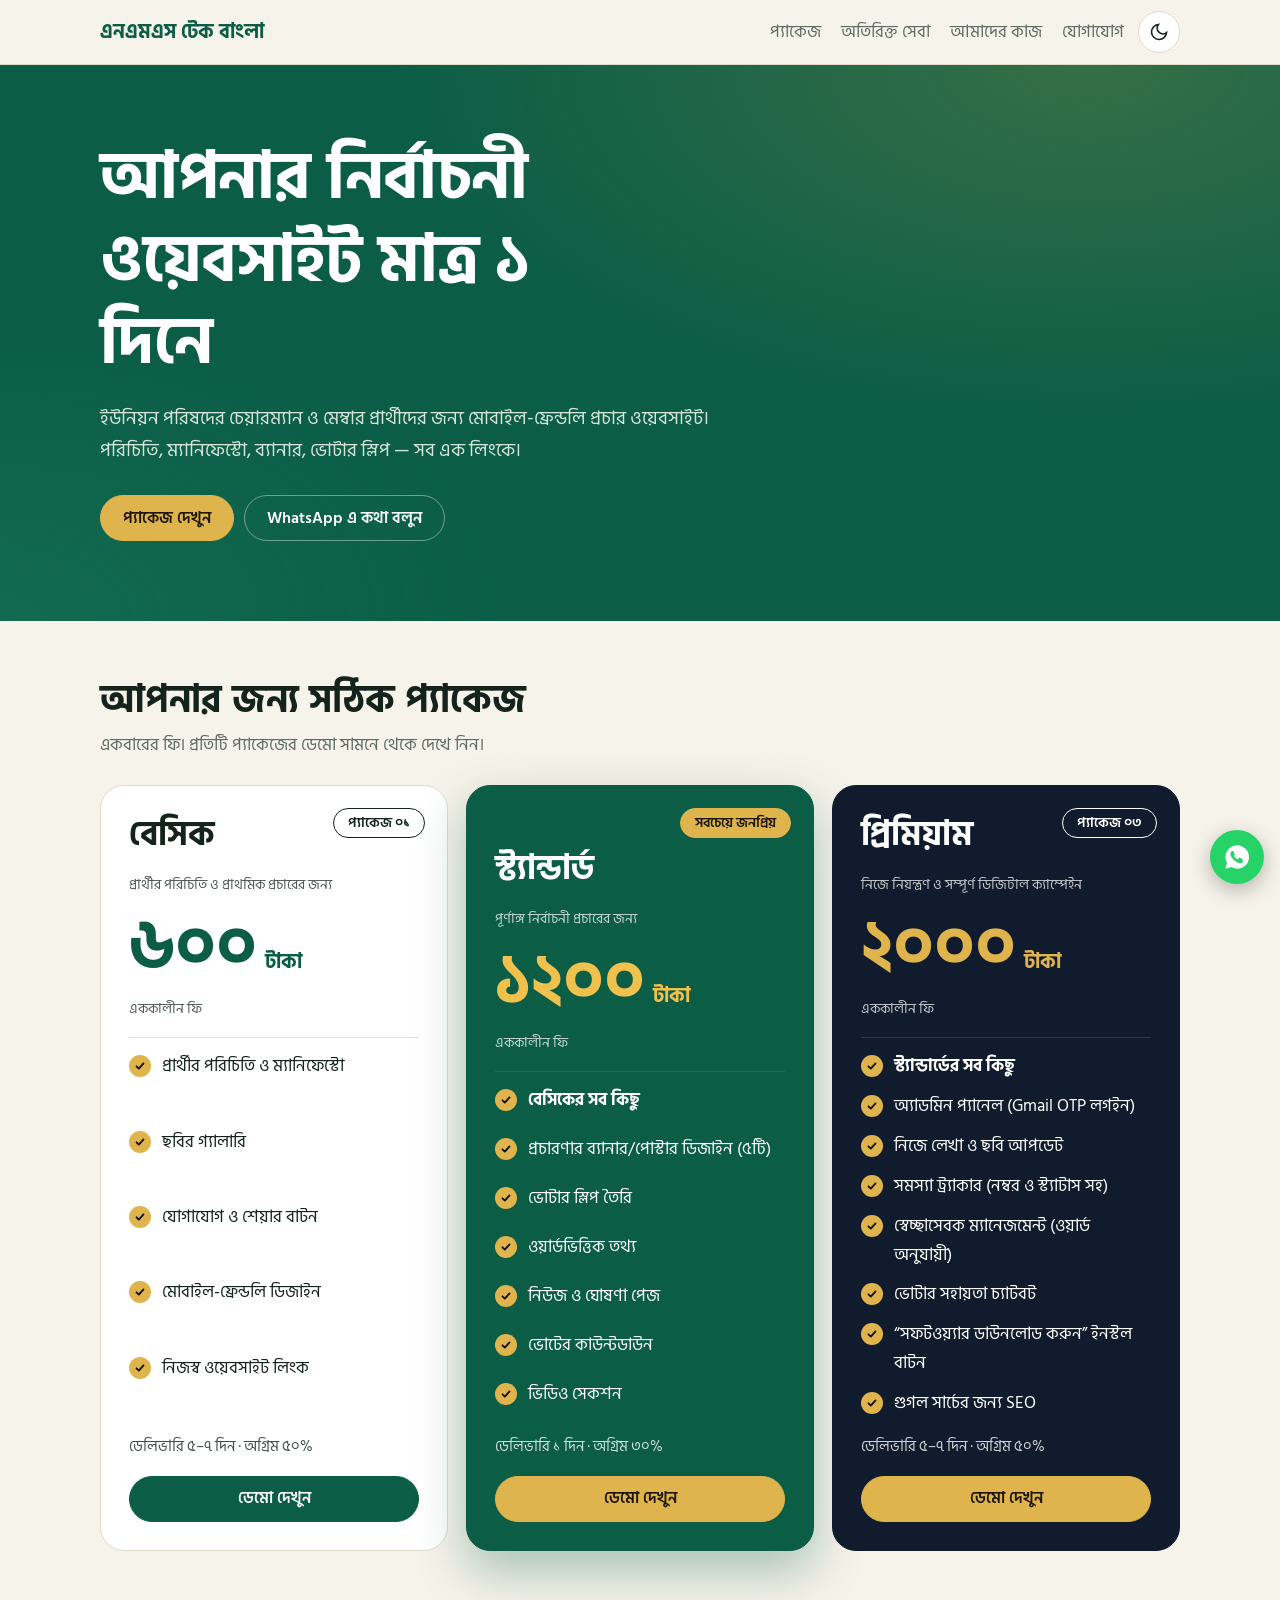
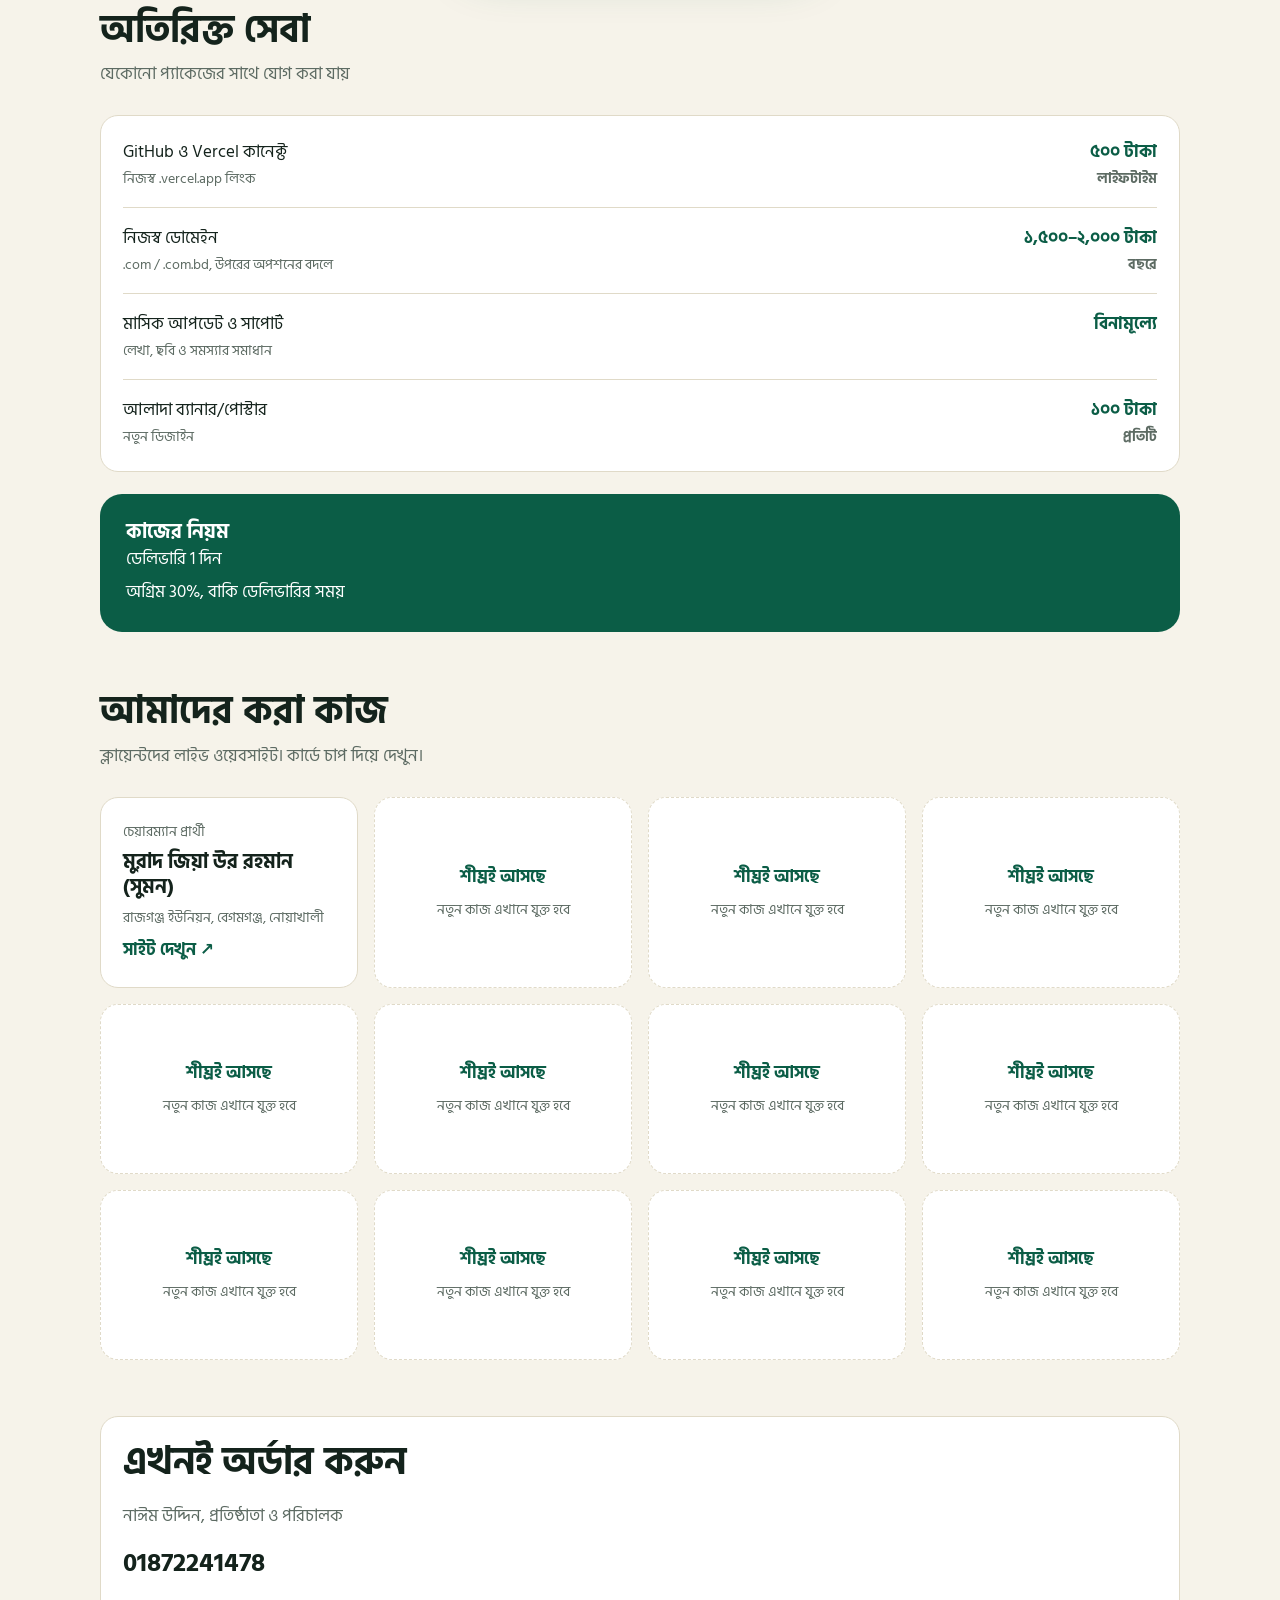
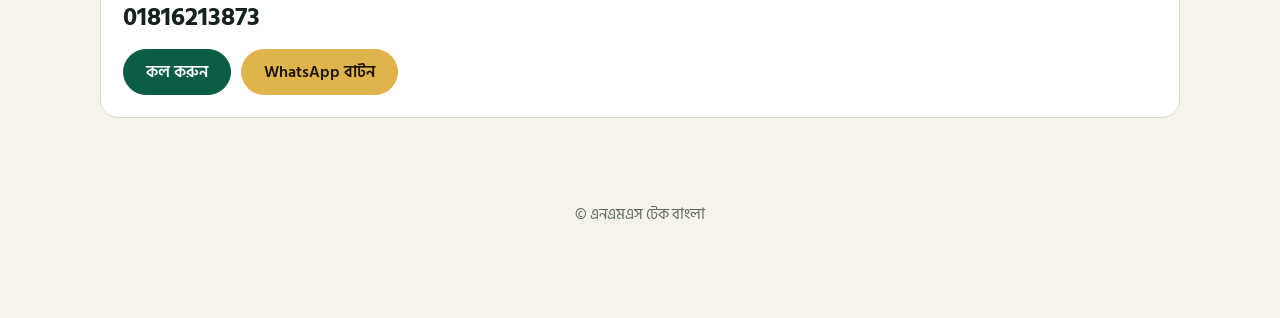
<file: index.html>
<!DOCTYPE html>
<html lang="bn">
<head>
<meta charset="utf-8">
<meta name="viewport" content="width=device-width,initial-scale=1">
<title>এনএমএস টেক বাংলা — আপনার নির্বাচনী ওয়েবসাইট মাত্র ১ দিনে</title>
<meta name="description" content="ইউনিয়ন পরিষদের চেয়ারম্যান ও মেম্বার প্রার্থীদের জন্য নির্বাচনী ওয়েবসাইট। বেসিক ৬০০, স্ট্যান্ডার্ড ১২০০, প্রিমিয়াম ২০০০ টাকা।">
<meta property="og:title" content="এনএমএস টেক বাংলা — নির্বাচনী ওয়েবসাইট">
<meta property="og:description" content="আপনার নির্বাচনী ওয়েবসাইট মাত্র ১ দিনে">
<link rel="preconnect" href="https://fonts.googleapis.com"><link rel="preconnect" href="https://fonts.gstatic.com" crossorigin>
<link href="https://fonts.googleapis.com/css2?family=Hind+Siliguri:wght@400;500;600;700&display=swap" rel="stylesheet">
<link rel="stylesheet" href="assets/css/base.css"><link rel="stylesheet" href="assets/css/home.css">
<script src="assets/js/works.js"></script><script src="assets/js/main.js"></script><script src="assets/js/home.js"></script>
</head>
<body>
<header class="top"><div class="w">
 <a class="logo" href="#">এনএমএস টেক বাংলা</a>
 <nav><a href="#packages">প্যাকেজ</a><a href="#extra">অতিরিক্ত সেবা</a><a href="#works">আমাদের কাজ</a><a href="#contact">যোগাযোগ</a></nav>
 <button class="tg" data-theme-btn aria-label="ডার্ক/লাইট মোড"><svg viewBox="0 0 24 24"><path d="M21 12.8A9 9 0 1111.2 3a7 7 0 009.8 9.8z"/></svg></button>
</div></header>

<section class="hero"><div class="w">
 <h1>আপনার নির্বাচনী ওয়েবসাইট মাত্র ১ দিনে</h1>
 <p>ইউনিয়ন পরিষদের চেয়ারম্যান ও মেম্বার প্রার্থীদের জন্য মোবাইল-ফ্রেন্ডলি প্রচার ওয়েবসাইট। পরিচিতি, ম্যানিফেস্টো, ব্যানার, ভোটার স্লিপ — সব এক লিংকে।</p>
 <div class="row"><a class="btn g" href="#packages">প্যাকেজ দেখুন</a><a class="btn o" style="color:#fff;border-color:#ffffff66" href="https://wa.me/8801872241478" target="_blank" rel="noopener">WhatsApp এ কথা বলুন</a></div>
</div></section>

<section id="packages"><div class="w">
 <h2>আপনার জন্য সঠিক প্যাকেজ</h2><p class="sub">একবারের ফি। প্রতিটি প্যাকেজের ডেমো সামনে থেকে দেখে নিন।</p>
 <div class="pk">
  <article class="pc b"><span class="tag">প্যাকেজ ০১</span><h3>বেসিক</h3><small>প্রার্থীর পরিচিতি ও প্রাথমিক প্রচারের জন্য</small>
   <div class="price">৬০০<span>টাকা</span></div><small>এককালীন ফি</small>
   <ul class="chk"><li>প্রার্থীর পরিচিতি ও ম্যানিফেস্টো</li><li>ছবির গ্যালারি</li><li>যোগাযোগ ও শেয়ার বাটন</li><li>মোবাইল-ফ্রেন্ডলি ডিজাইন</li><li>নিজস্ব ওয়েবসাইট লিংক</li></ul>
   <div class="meta">ডেলিভারি ৫–৭ দিন · অগ্রিম ৫০%</div><a class="btn" href="basic/">ডেমো দেখুন</a></article>
  <article class="pc s"><span class="tag">সবচেয়ে জনপ্রিয়</span><h3 style="margin-top:34px">স্ট্যান্ডার্ড</h3><small>পূর্ণাঙ্গ নির্বাচনী প্রচারের জন্য</small>
   <div class="price">১২০০<span>টাকা</span></div><small>এককালীন ফি</small>
   <ul class="chk"><li><b>বেসিকের সব কিছু</b></li><li>প্রচারণার ব্যানার/পোস্টার ডিজাইন (৫টি)</li><li>ভোটার স্লিপ তৈরি</li><li>ওয়ার্ডভিত্তিক তথ্য</li><li>নিউজ ও ঘোষণা পেজ</li><li>ভোটের কাউন্টডাউন</li><li>ভিডিও সেকশন</li></ul>
   <div class="meta">ডেলিভারি ১ দিন · অগ্রিম ৩০%</div><a class="btn" href="standard/">ডেমো দেখুন</a></article>
  <article class="pc p"><span class="tag">প্যাকেজ ০৩</span><h3>প্রিমিয়াম</h3><small>নিজে নিয়ন্ত্রণ ও সম্পূর্ণ ডিজিটাল ক্যাম্পেইন</small>
   <div class="price">২০০০<span>টাকা</span></div><small>এককালীন ফি</small>
   <ul class="chk"><li><b>স্ট্যান্ডার্ডের সব কিছু</b></li><li>অ্যাডমিন প্যানেল (Gmail OTP লগইন)</li><li>নিজে লেখা ও ছবি আপডেট</li><li>সমস্যা ট্র্যাকার (নম্বর ও স্ট্যাটাস সহ)</li><li>স্বেচ্ছাসেবক ম্যানেজমেন্ট (ওয়ার্ড অনুযায়ী)</li><li>ভোটার সহায়তা চ্যাটবট</li><li>“সফটওয়্যার ডাউনলোড করুন” ইনস্টল বাটন</li><li>গুগল সার্চের জন্য SEO</li></ul>
   <div class="meta">ডেলিভারি ৫–৭ দিন · অগ্রিম ৫০%</div><a class="btn" href="premium/">ডেমো দেখুন</a></article>
 </div>
</div></section>

<section id="extra" style="padding-top:0"><div class="w">
 <h2>অতিরিক্ত সেবা</h2><p class="sub">যেকোনো প্যাকেজের সাথে যোগ করা যায়</p>
 <div class="ex card" style="padding:6px 22px">
  <div><span>GitHub ও Vercel কানেক্ট<small>নিজস্ব .vercel.app লিংক</small></span><b>৫০০ টাকা<small>লাইফটাইম</small></b></div>
  <div><span>নিজস্ব ডোমেইন<small>.com / .com.bd, উপরের অপশনের বদলে</small></span><b>১,৫০০–২,০০০ টাকা<small>বছরে</small></b></div>
  <div><span>মাসিক আপডেট ও সাপোর্ট<small>লেখা, ছবি ও সমস্যার সমাধান</small></span><b>বিনামূল্যে</b></div>
  <div style="border:0"><span>আলাদা ব্যানার/পোস্টার<small>নতুন ডিজাইন</small></span><b>১০০ টাকা<small>প্রতিটি</small></b></div>
 </div>
 <div class="rule"><h3>কাজের নিয়ম</h3><p>ডেলিভারি 1 দিন</p><p>অগ্রিম 30%, বাকি ডেলিভারির সময়</p></div>
</div></section>

<section id="works" style="padding-top:0"><div class="w">
 <h2>আমাদের করা কাজ</h2><p class="sub">ক্লায়েন্টদের লাইভ ওয়েবসাইট। কার্ডে চাপ দিয়ে দেখুন।</p>
 <div class="grid" id="wk-grid"></div>
</div></section>

<section id="contact" style="padding-top:0"><div class="w"><div class="card ct">
 <h2>এখনই অর্ডার করুন</h2><p class="sub" style="margin:0">নাঈম উদ্দিন, প্রতিষ্ঠাতা ও পরিচালক</p>
 <a class="n" href="tel:01872241478">01872241478</a><a class="n" href="tel:01816213873">01816213873</a>
 <div class="row"><a class="btn" href="tel:01872241478">কল করুন</a><a class="btn g" href="https://wa.me/8801872241478?text=%E0%A6%86%E0%A6%AE%E0%A6%BF%20%E0%A6%A8%E0%A6%BF%E0%A6%B0%E0%A7%8D%E0%A6%AC%E0%A6%BE%E0%A6%9A%E0%A6%A8%E0%A7%80%20%E0%A6%93%E0%A6%AF%E0%A6%BC%E0%A7%87%E0%A6%AC%E0%A6%B8%E0%A6%BE%E0%A6%87%E0%A6%9F%20%E0%A6%9A%E0%A6%BE%E0%A6%87" target="_blank" rel="noopener">WhatsApp বাটন</a></div>
</div></div></section>

<footer>© এনএমএস টেক বাংলা</footer>
<a class="wa" href="https://wa.me/8801872241478" target="_blank" rel="noopener" aria-label="WhatsApp"><svg viewBox="0 0 24 24"><path d="M12 2a10 10 0 00-8.6 15L2 22l5.2-1.4A10 10 0 1012 2zm5.2 14c-.2.6-1.3 1.2-1.8 1.2-.5.1-1 .2-3.3-.7-2.8-1.2-4.6-4-4.7-4.2-.1-.2-1.1-1.5-1.1-2.8s.7-2 1-2.3c.2-.3.5-.3.7-.3h.5c.2 0 .4 0 .6.5l.9 2c.1.2.1.4 0 .5l-.4.6c-.2.2-.3.4-.1.7.7 1.200 1.600 2 2.700 2.600.3.2.5.1.7-.1l.8-1c.2-.2.4-.2.6-.1l1.900.9c.3.1.5.2.5.4.1.2.1.8-.1 1.400z"/></svg></a>
</body></html>
</file>
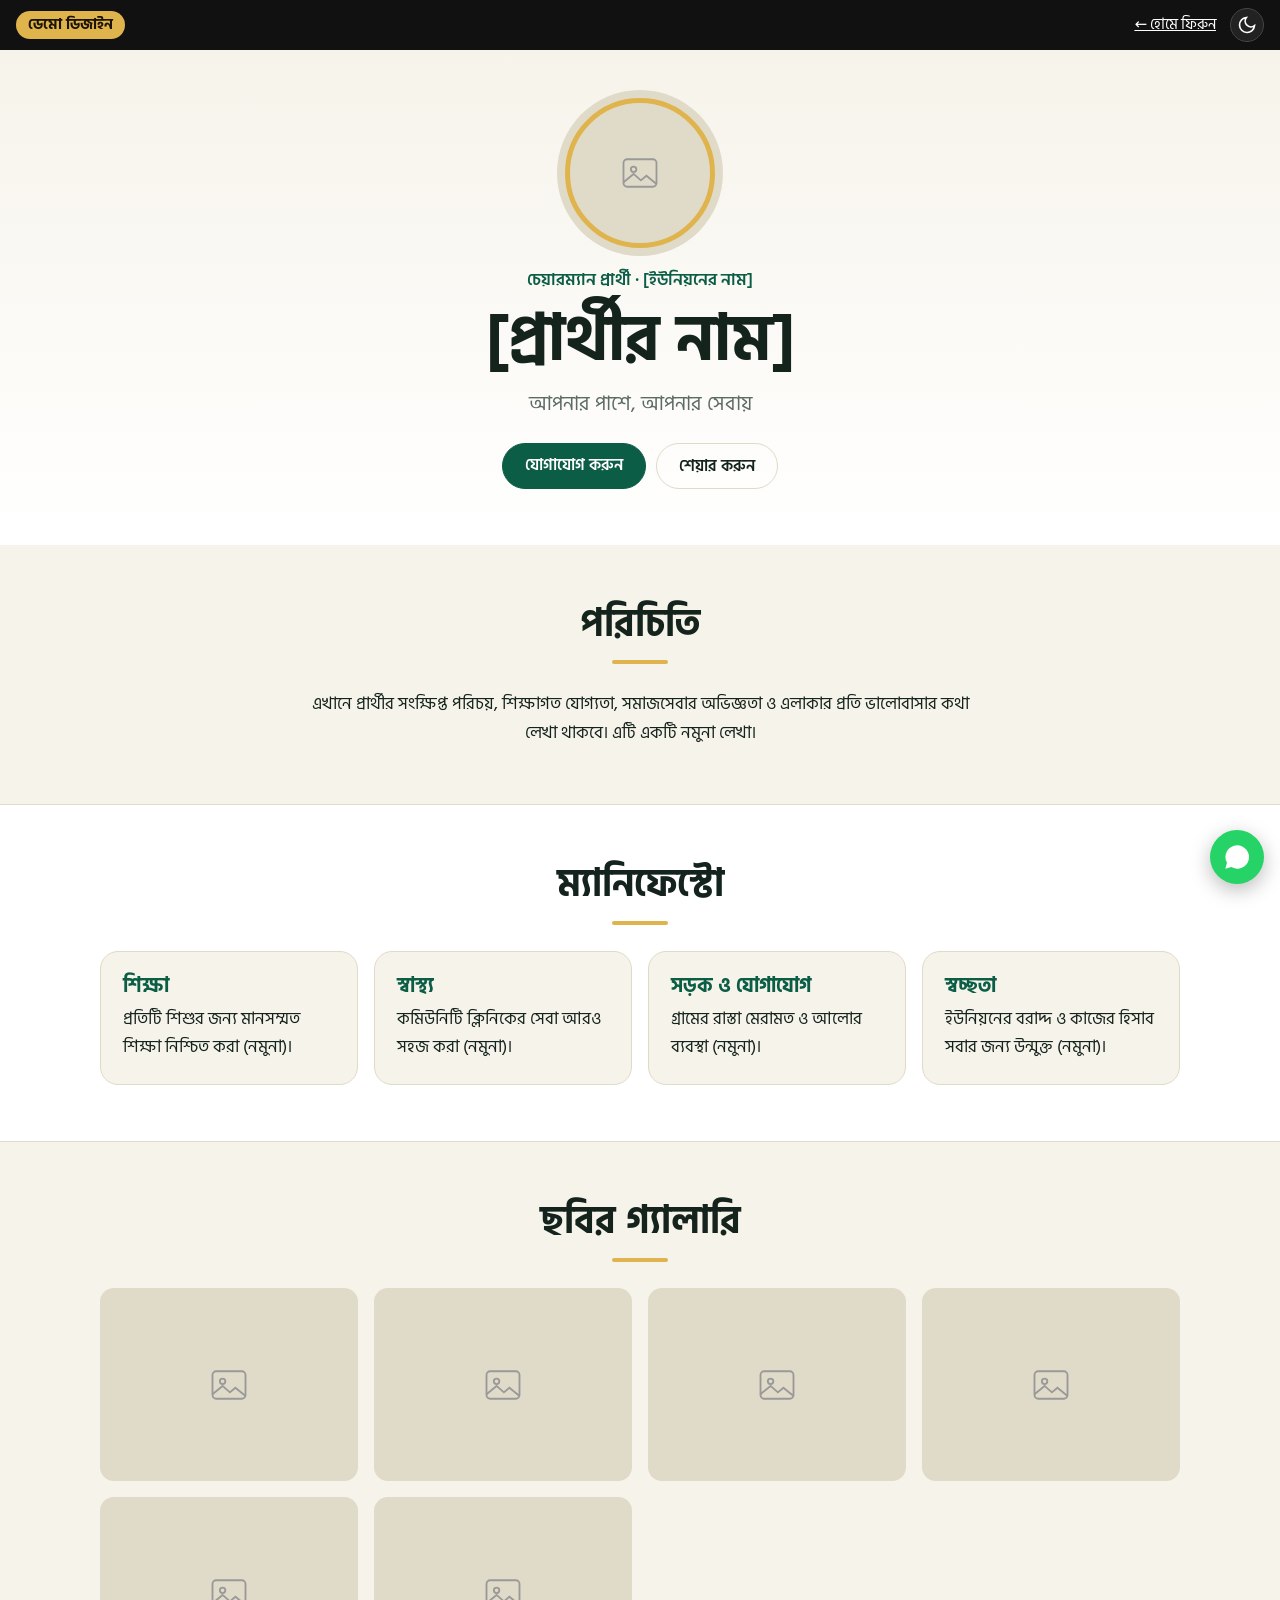
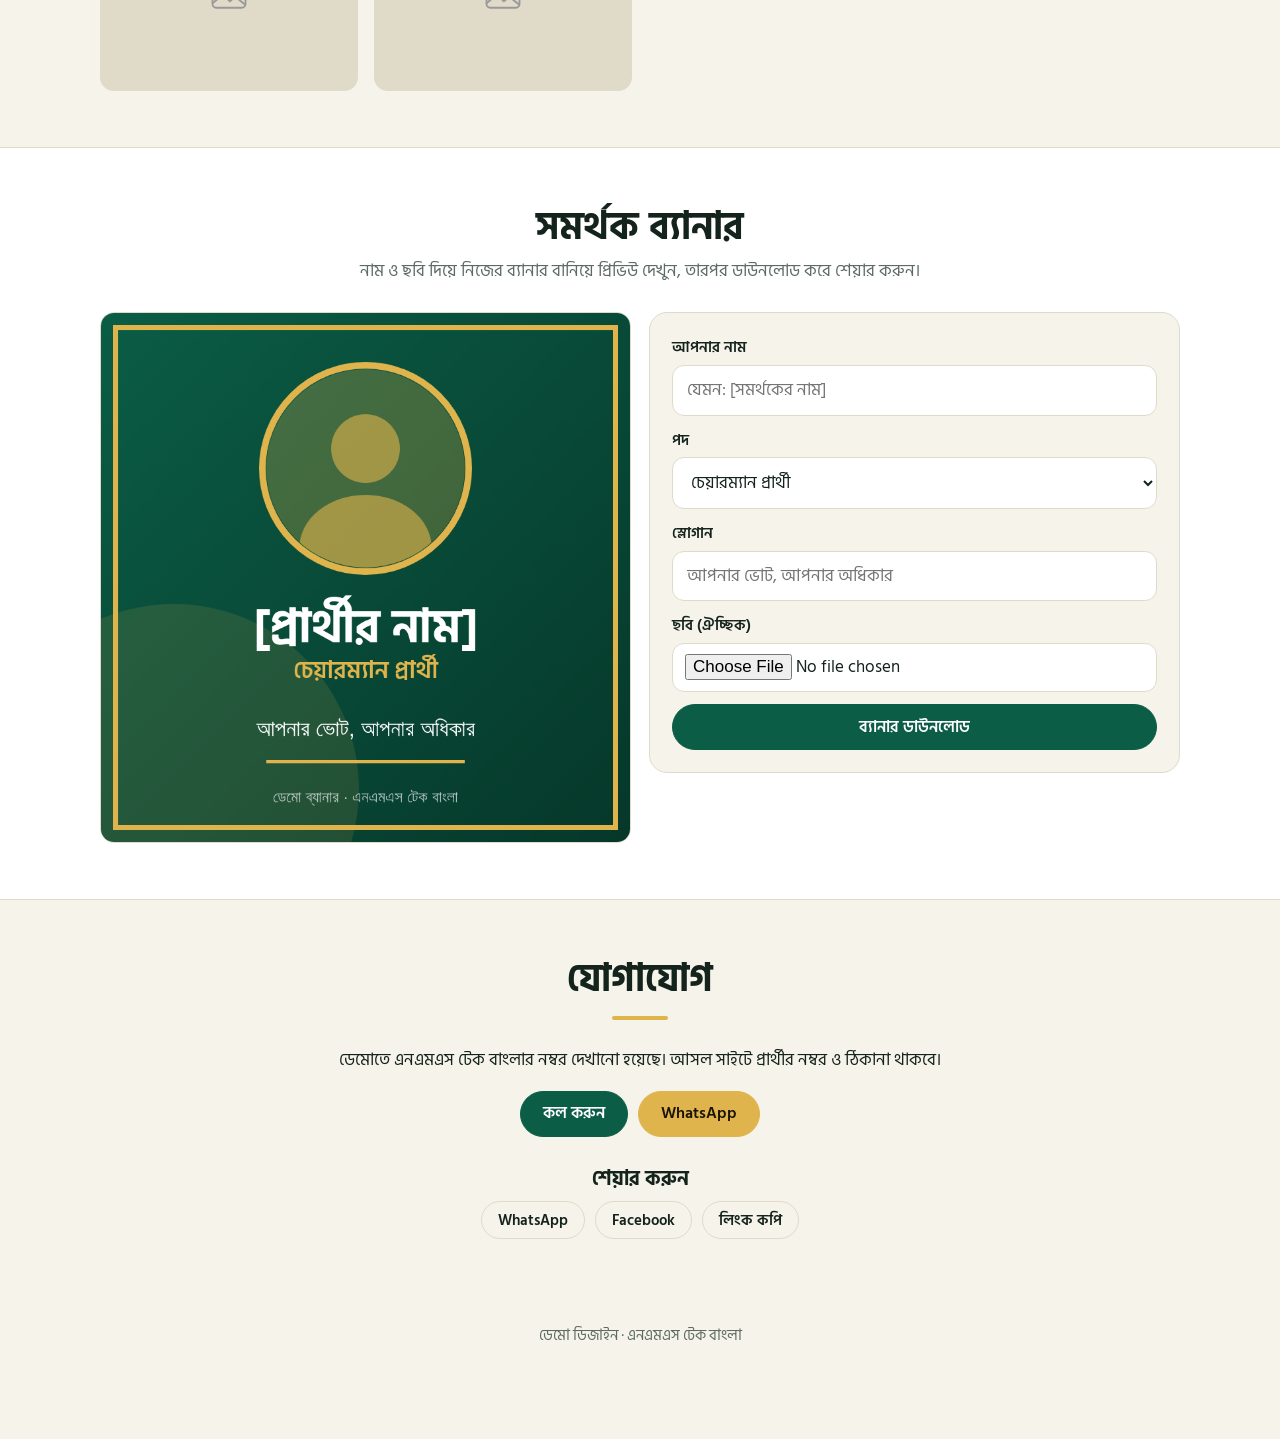
<file: basic/index.html>
<!DOCTYPE html>
<html lang="bn">
<head>
<meta charset="utf-8"><meta name="viewport" content="width=device-width,initial-scale=1"><link rel="preconnect" href="https://fonts.googleapis.com"><link rel="preconnect" href="https://fonts.gstatic.com" crossorigin><link href="https://fonts.googleapis.com/css2?family=Hind+Siliguri:wght@400;500;600;700&display=swap" rel="stylesheet"><link rel="stylesheet" href="../assets/css/base.css">
<title>[প্রার্থীর নাম] — বেসিক ডেমো | এনএমএস টেক বাংলা</title>
<meta name="description" content="বেসিক প্যাকেজের ডেমো: প্রার্থীর পরিচিতি, ম্যানিফেস্টো, ছবির গ্যালারি ও সমর্থক ব্যানার।">
<link rel="stylesheet" href="style.css">
<script src="../assets/js/main.js"></script>
</head>
<body>
<div class="demo-bar"><b>ডেমো ডিজাইন</b><a href="../">← হোমে ফিরুন</a><button class="tg" data-theme-btn aria-label="ডার্ক/লাইট মোড"><svg viewBox="0 0 24 24"><path d="M21 12.8A9 9 0 1111.2 3a7 7 0 009.8 9.8z"/></svg></button></div>
<header class="hero"><div class="w">
 <div class="ph c av"></div>
 <p class="kick">চেয়ারম্যান প্রার্থী · [ইউনিয়নের নাম]</p>
 <h1>[প্রার্থীর নাম]</h1>
 <p class="slg">আপনার পাশে, আপনার সেবায়</p>
 <div class="row c"><a class="btn" href="#contact">যোগাযোগ করুন</a><button class="btn o" data-share="native">শেয়ার করুন</button></div>
</div></header>

<section id="intro"><div class="w n"><h2>পরিচিতি</h2><div class="ln"></div>
 <p>এখানে প্রার্থীর সংক্ষিপ্ত পরিচয়, শিক্ষাগত যোগ্যতা, সমাজসেবার অভিজ্ঞতা ও এলাকার প্রতি ভালোবাসার কথা লেখা থাকবে। এটি একটি নমুনা লেখা।</p></div></section>

<section id="manifesto" class="alt"><div class="w"><h2 class="c">ম্যানিফেস্টো</h2><div class="ln"></div>
 <div class="grid">
  <div class="card"><h3>শিক্ষা</h3><p>প্রতিটি শিশুর জন্য মানসম্মত শিক্ষা নিশ্চিত করা (নমুনা)।</p></div>
  <div class="card"><h3>স্বাস্থ্য</h3><p>কমিউনিটি ক্লিনিকের সেবা আরও সহজ করা (নমুনা)।</p></div>
  <div class="card"><h3>সড়ক ও যোগাযোগ</h3><p>গ্রামের রাস্তা মেরামত ও আলোর ব্যবস্থা (নমুনা)।</p></div>
  <div class="card"><h3>স্বচ্ছতা</h3><p>ইউনিয়নের বরাদ্দ ও কাজের হিসাব সবার জন্য উন্মুক্ত (নমুনা)।</p></div>
 </div></div></section>

<section id="gallery"><div class="w"><h2 class="c">ছবির গ্যালারি</h2><div class="ln"></div>
 <div class="grid"><div class="ph"></div><div class="ph"></div><div class="ph"></div><div class="ph"></div><div class="ph"></div><div class="ph"></div></div></div></section>

<section id="banner" class="alt"><div class="w"><h2 class="c">সমর্থক ব্যানার</h2><p class="sub c">নাম ও ছবি দিয়ে নিজের ব্যানার বানিয়ে প্রিভিউ দেখুন, তারপর ডাউনলোড করে শেয়ার করুন।</p>
 <div class="cv-wrap" data-banner>
  <canvas width="800" height="800" role="img" aria-label="ব্যানার প্রিভিউ"></canvas>
  <div class="card f">
   <div><label for="bn1">আপনার নাম</label><input id="bn1" data-n placeholder="যেমন: [সমর্থকের নাম]"></div>
   <div><label for="br1">পদ</label><select id="br1" data-r><option>চেয়ারম্যান প্রার্থী</option><option>মেম্বার প্রার্থী</option></select></div>
   <div><label for="bs1">স্লোগান</label><input id="bs1" data-s placeholder="আপনার ভোট, আপনার অধিকার"></div>
   <div><label for="bp1">ছবি (ঐচ্ছিক)</label><input id="bp1" type="file" accept="image/*" data-p></div>
   <button class="btn" data-dl>ব্যানার ডাউনলোড</button>
  </div></div></div></section>

<section id="contact"><div class="w n"><h2>যোগাযোগ</h2><div class="ln"></div>
 <p>ডেমোতে এনএমএস টেক বাংলার নম্বর দেখানো হয়েছে। আসল সাইটে প্রার্থীর নম্বর ও ঠিকানা থাকবে।</p>
 <div class="row c" style="margin-top:16px"><a class="btn" href="tel:01872241478">কল করুন</a><a class="btn g" href="https://wa.me/8801872241478" target="_blank" rel="noopener">WhatsApp</a></div>
 <h3 style="margin:30px 0 10px">শেয়ার করুন</h3>
 <div class="row c"><button class="btn o s" data-share="wa">WhatsApp</button><button class="btn o s" data-share="fb">Facebook</button><button class="btn o s" data-share="copy">লিংক কপি</button></div>
</div></section>
<footer>ডেমো ডিজাইন · এনএমএস টেক বাংলা</footer>
<a class="wa" href="https://wa.me/8801872241478" target="_blank" rel="noopener" aria-label="WhatsApp"><svg viewBox="0 0 24 24"><path d="M12 2a10 10 0 00-8.6 15L2 22l5.2-1.4A10 10 0 1012 2z"/></svg></a>
</body></html>
</file>
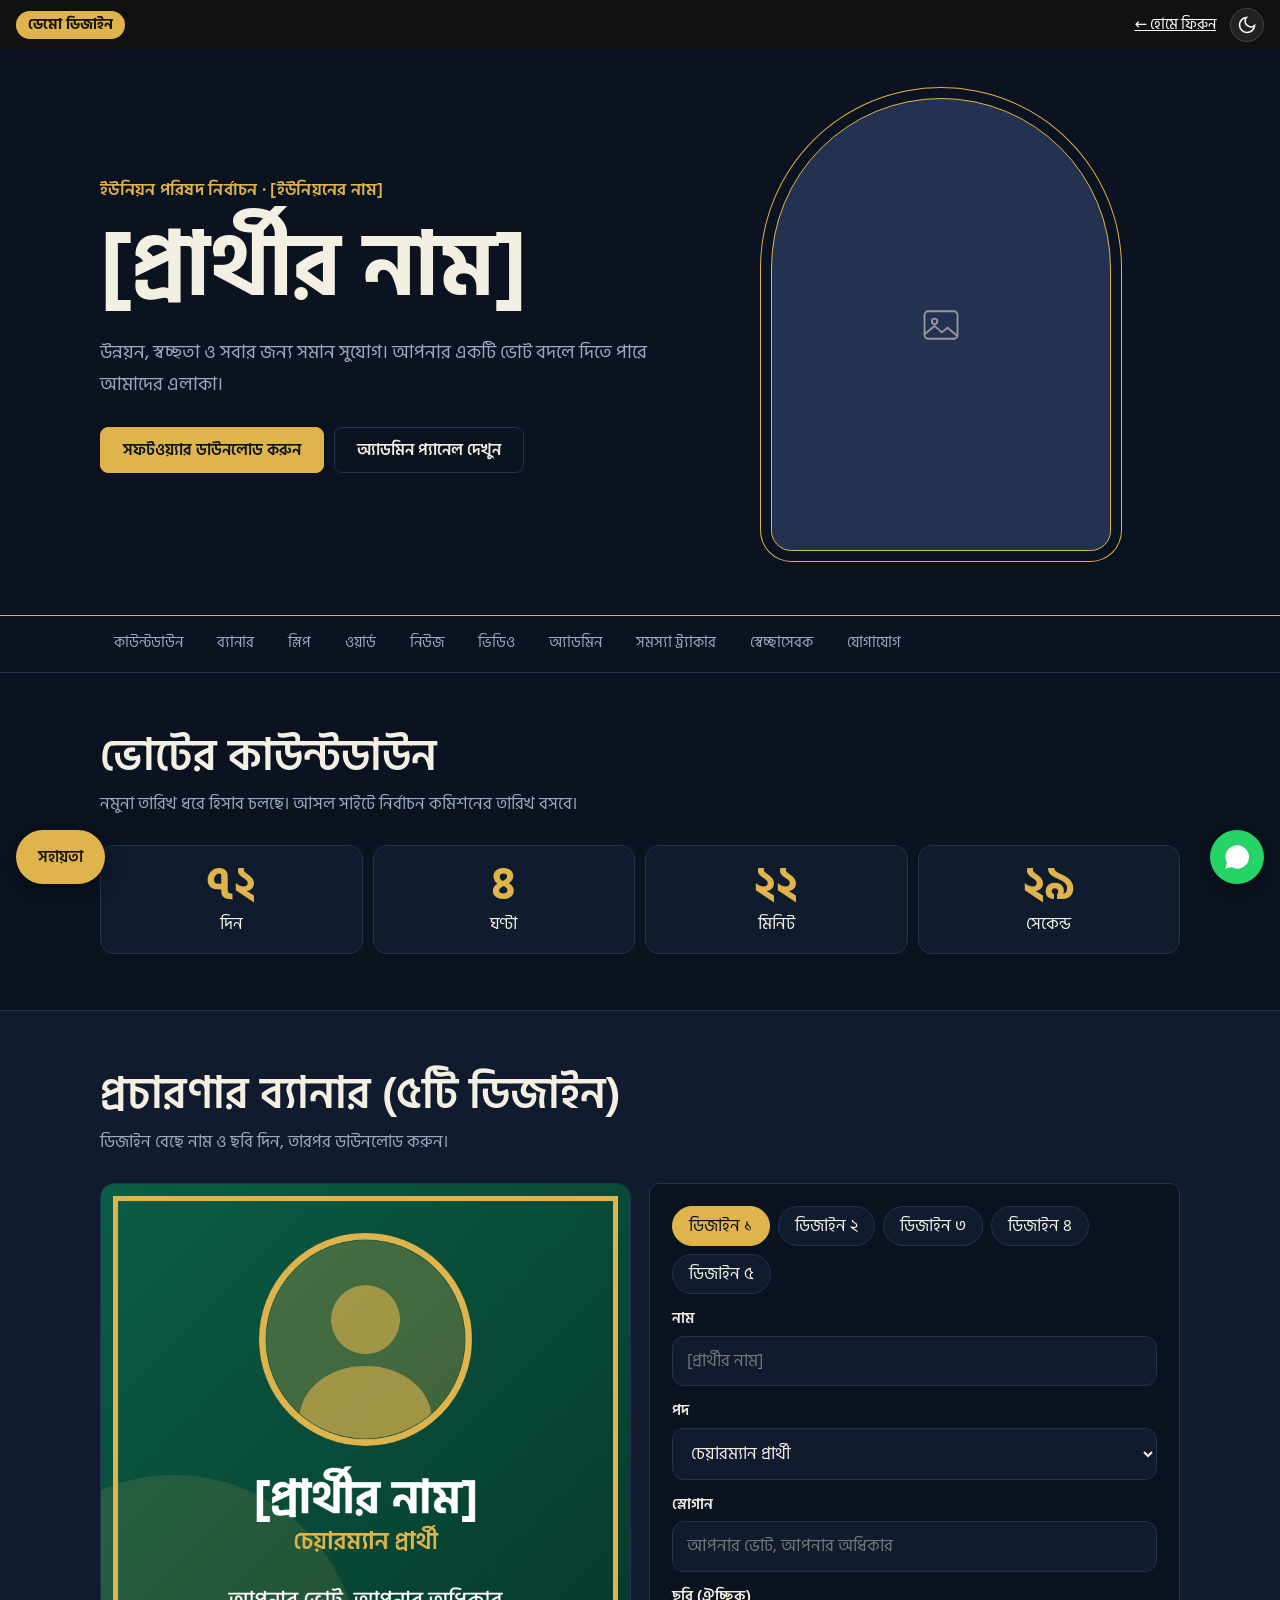
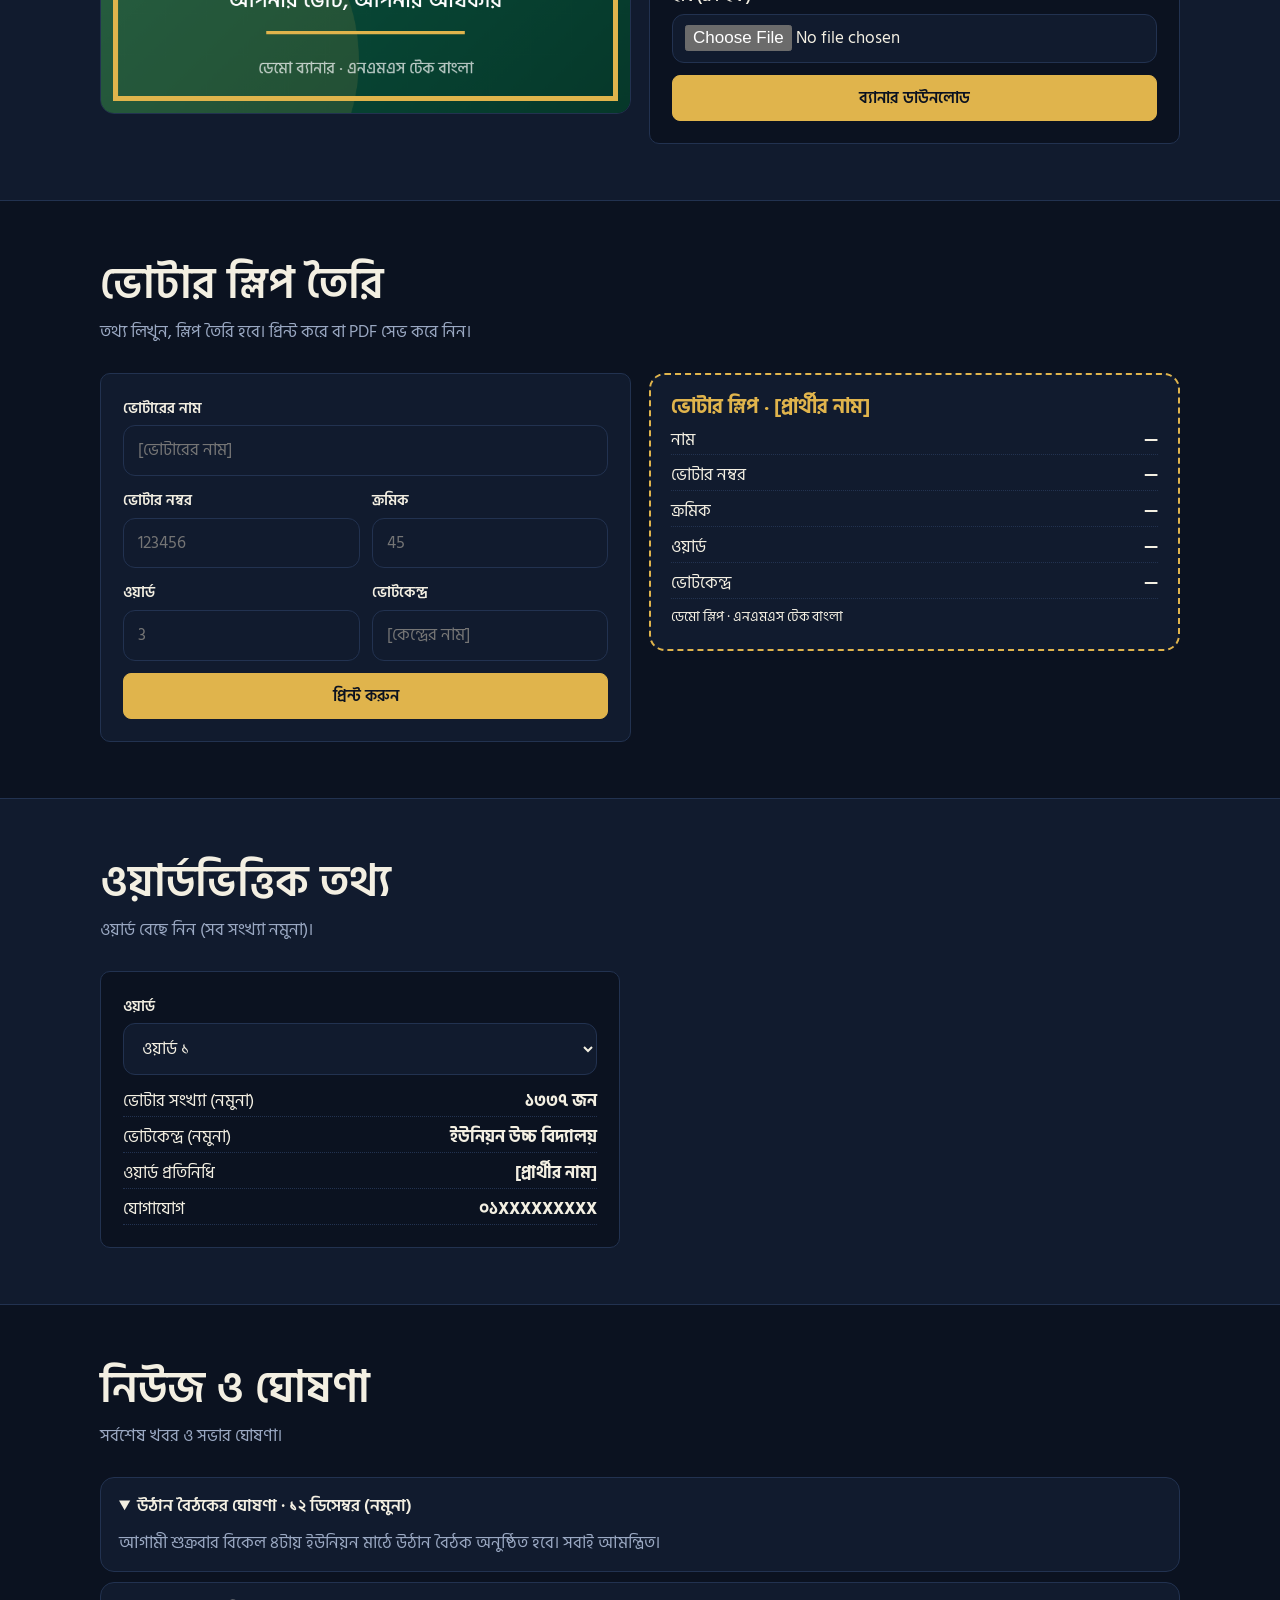
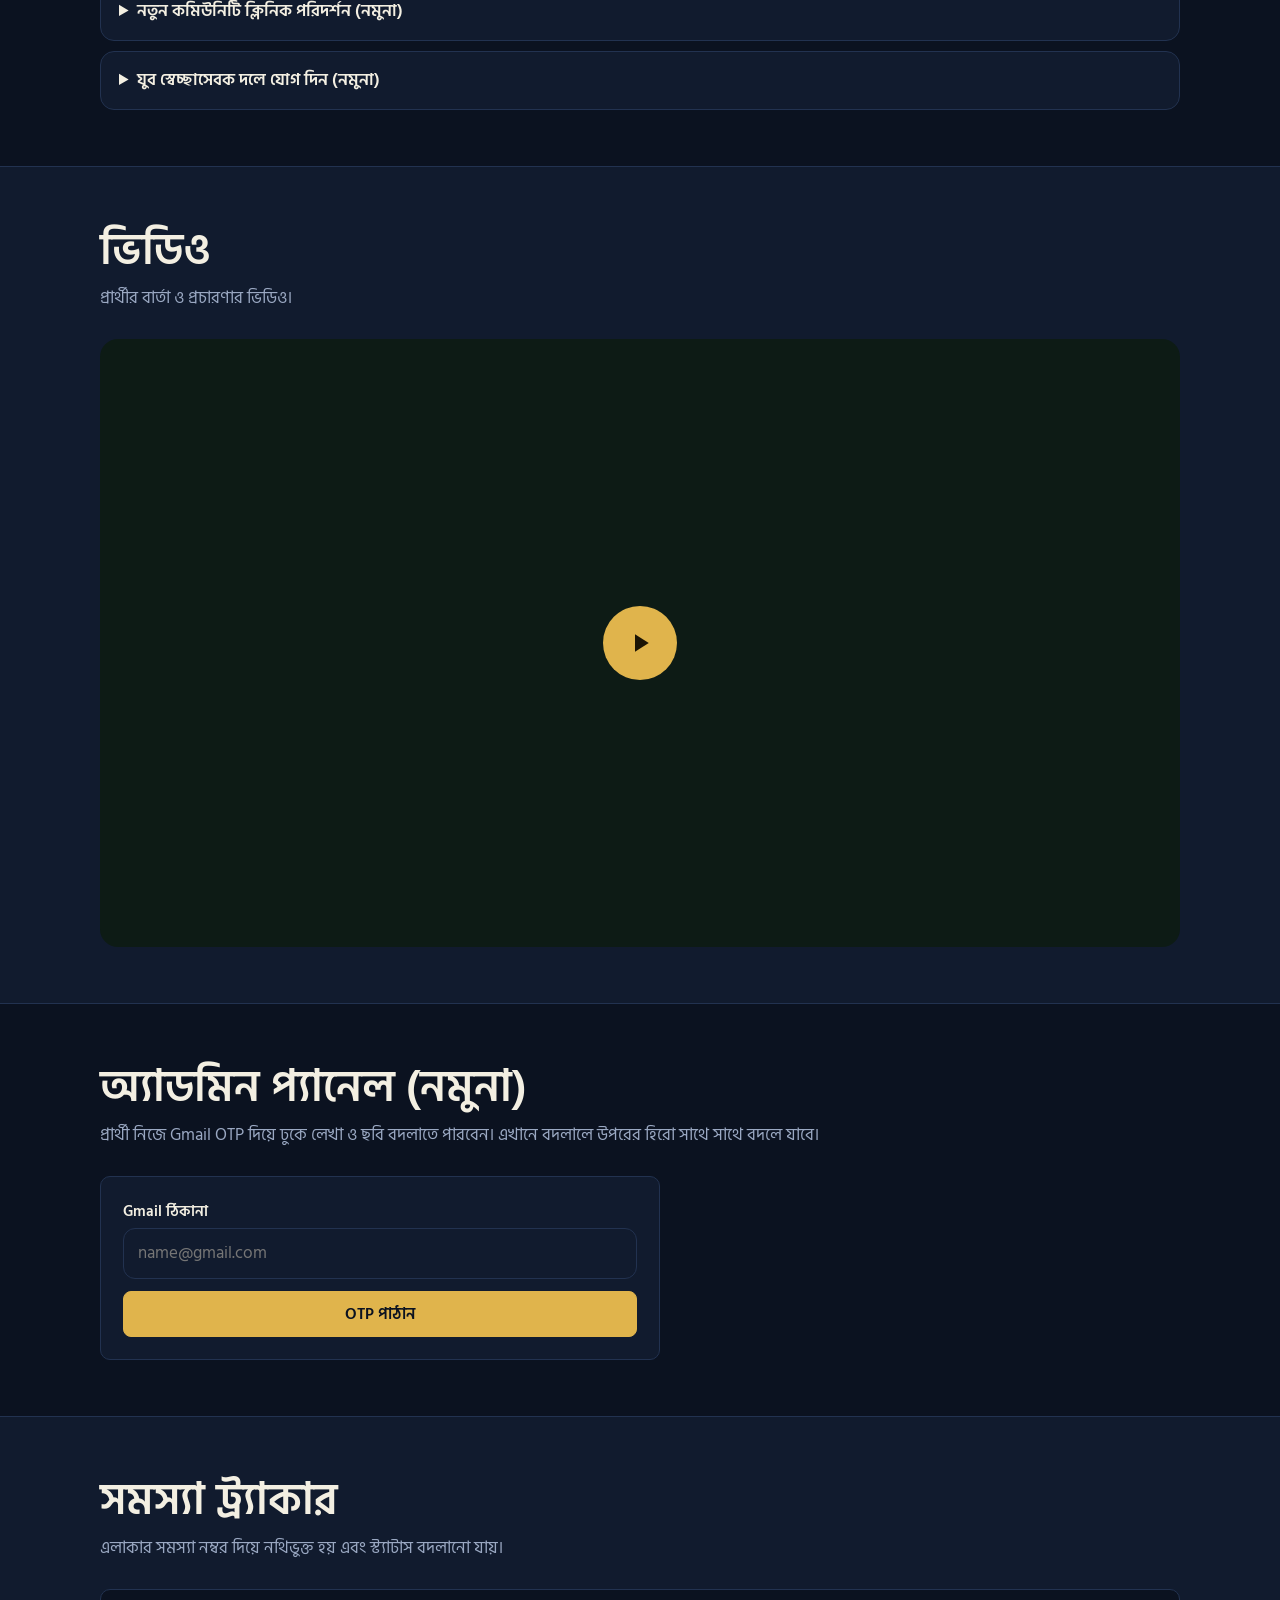
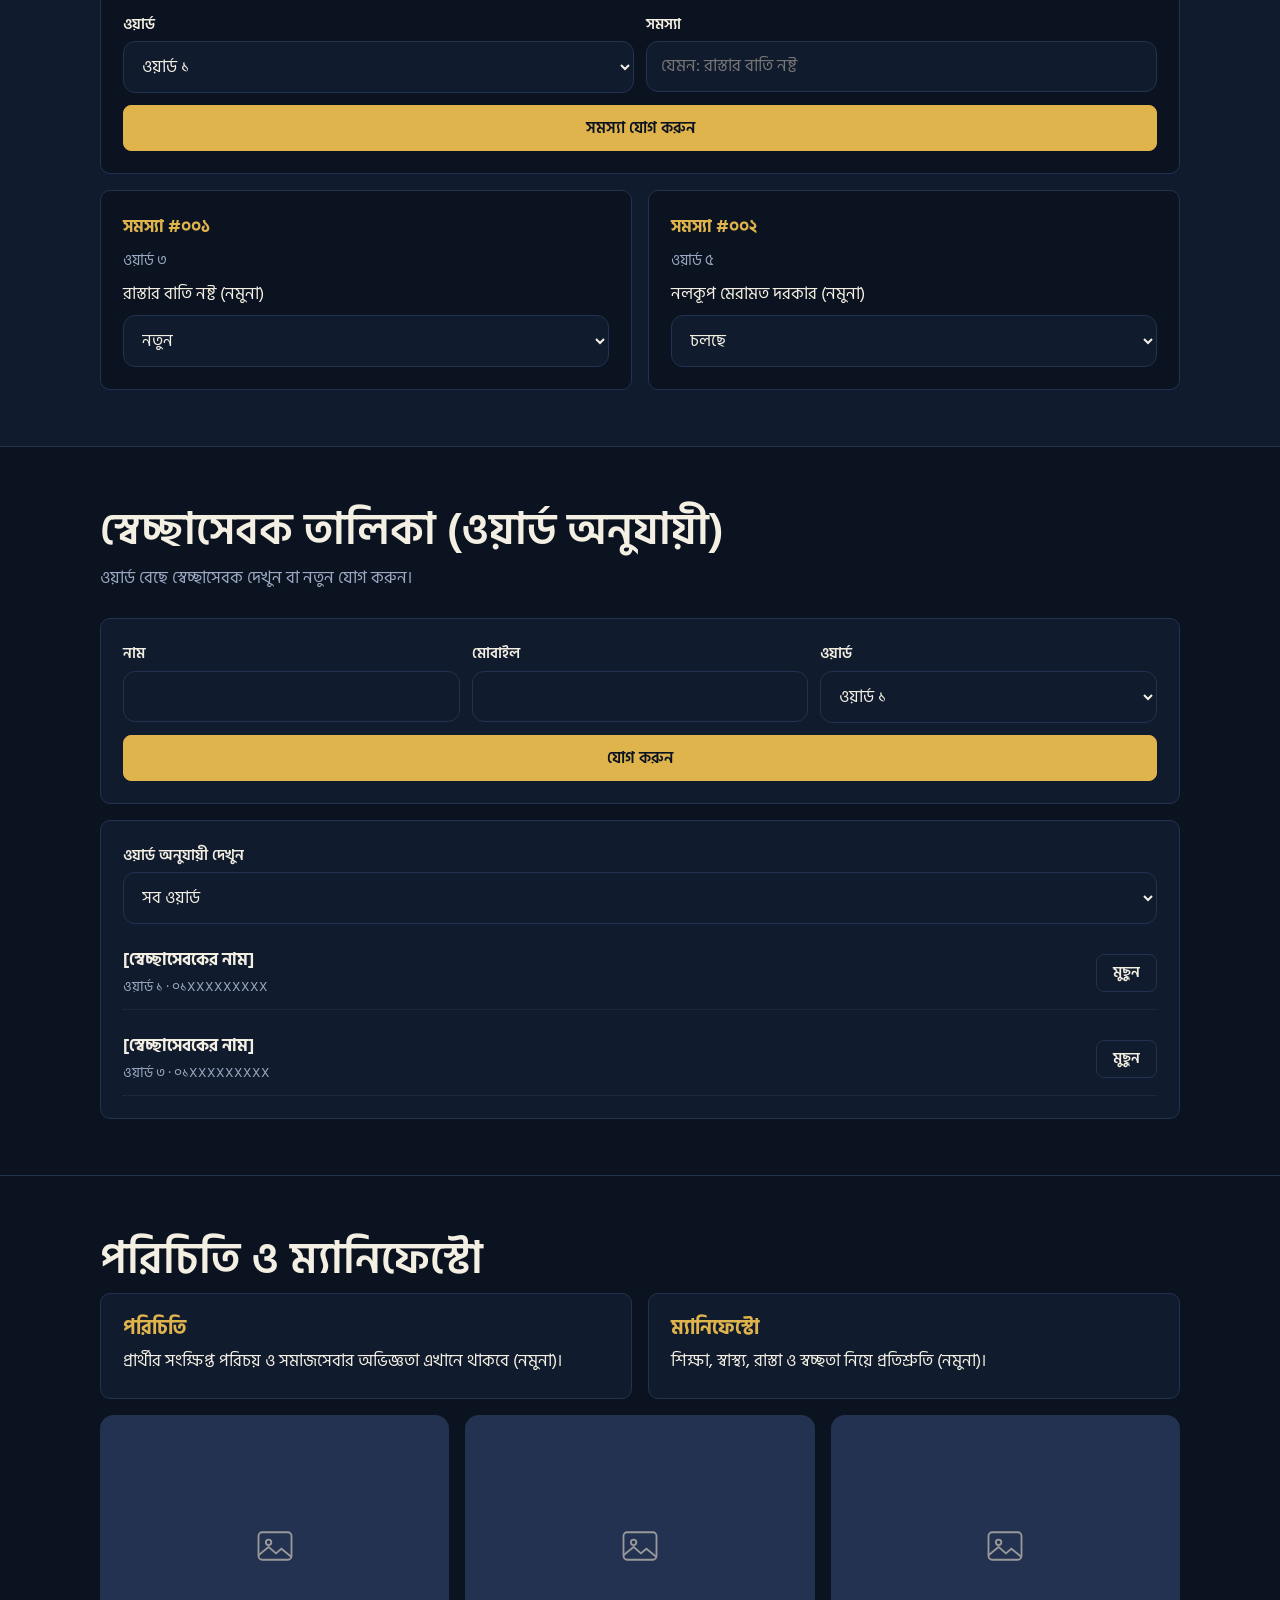
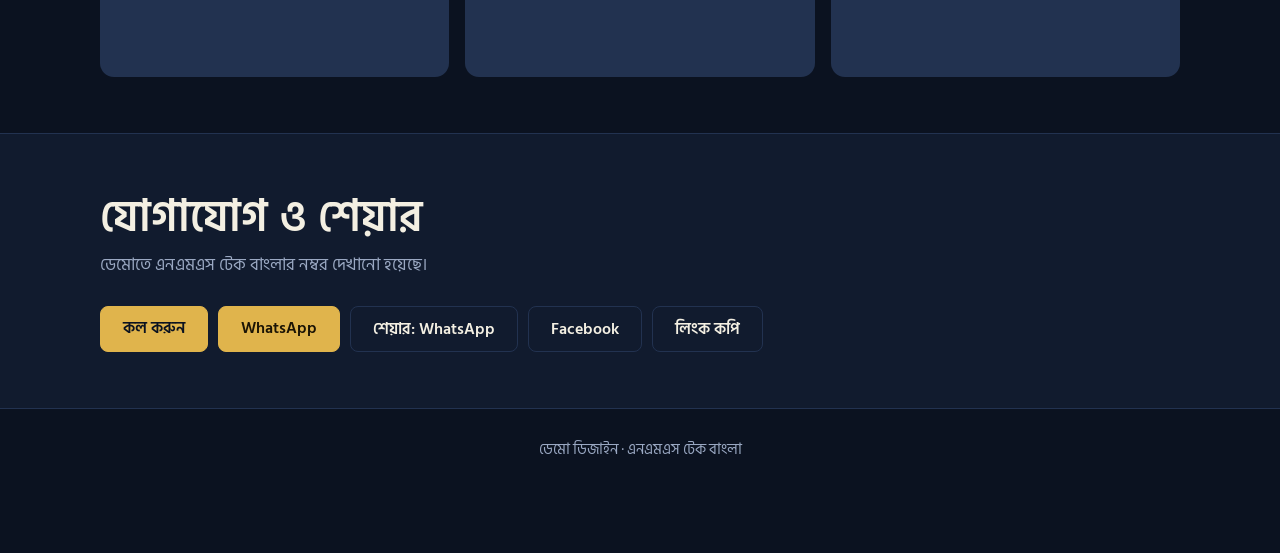
<file: premium/index.html>
<!DOCTYPE html>
<html lang="bn" data-def="dark">
<head>
<meta charset="utf-8"><meta name="viewport" content="width=device-width,initial-scale=1"><link rel="preconnect" href="https://fonts.googleapis.com"><link rel="preconnect" href="https://fonts.gstatic.com" crossorigin><link href="https://fonts.googleapis.com/css2?family=Hind+Siliguri:wght@400;500;600;700&display=swap" rel="stylesheet"><link rel="stylesheet" href="../assets/css/base.css">
<title>[প্রার্থীর নাম] — প্রিমিয়াম ডেমো | এনএমএস টেক বাংলা</title>
<meta name="description" content="প্রিমিয়াম প্যাকেজের ডেমো: অ্যাডমিন প্যানেল, সমস্যা ট্র্যাকার, স্বেচ্ছাসেবক তালিকা, ভোটার সহায়তা চ্যাটবট ও ইনস্টল সুবিধা।">
<meta name="keywords" content="নির্বাচন, ইউনিয়ন পরিষদ, চেয়ারম্যান প্রার্থী, মেম্বার প্রার্থী, ভোটার স্লিপ">
<meta property="og:title" content="[প্রার্থীর নাম] — নির্বাচনী ওয়েবসাইট"><meta property="og:type" content="website"><meta property="og:locale" content="bn_BD">
<meta name="theme-color" content="#0b1220"><link rel="manifest" href="manifest.webmanifest"><link rel="icon" href="icon.svg" type="image/svg+xml">
<script type="application/ld+json">{"@context":"https://schema.org","@type":"WebSite","name":"[প্রার্থীর নাম] — নির্বাচনী ওয়েবসাইট","inLanguage":"bn"}</script>
<link rel="stylesheet" href="style.css">
<script src="../assets/js/main.js"></script><script src="premium.js"></script>
</head>
<body>
<div class="demo-bar"><b>ডেমো ডিজাইন</b><a href="../">← হোমে ফিরুন</a><button class="tg" data-theme-btn aria-label="ডার্ক/লাইট মোড"><svg viewBox="0 0 24 24"><path d="M21 12.8A9 9 0 1111.2 3a7 7 0 009.8 9.8z"/></svg></button></div>
<header class="hero"><div class="w hg">
 <div><p class="kick">ইউনিয়ন পরিষদ নির্বাচন · [ইউনিয়নের নাম]</p><h1 id="hero-name">[প্রার্থীর নাম]</h1>
  <p class="lead" id="hero-intro">উন্নয়ন, স্বচ্ছতা ও সবার জন্য সমান সুযোগ। আপনার একটি ভোট বদলে দিতে পারে আমাদের এলাকা।</p>
  <div class="row"><button class="btn" id="install">সফটওয়্যার ডাউনলোড করুন</button><a class="btn o" href="#admin">অ্যাডমিন প্যানেল দেখুন</a></div></div>
 <div class="ph pt" id="hero-photo"></div>
</div></header>
<nav class="chips"><div class="w"><a href="#countdown">কাউন্টডাউন</a><a href="#banners">ব্যানার</a><a href="#slip">স্লিপ</a><a href="#ward">ওয়ার্ড</a><a href="#news">নিউজ</a><a href="#video">ভিডিও</a><a href="#admin">অ্যাডমিন</a><a href="#tracker">সমস্যা ট্র্যাকার</a><a href="#vol">স্বেচ্ছাসেবক</a><a href="#contact">যোগাযোগ</a></div></nav>
<section id="countdown"><div class="w"><h2>ভোটের কাউন্টডাউন</h2><p class="sub">নমুনা তারিখ ধরে হিসাব চলছে। আসল সাইটে নির্বাচন কমিশনের তারিখ বসবে।</p>
 <div class="cd" data-date="2027-02-15T08:00:00"><div><b>০</b>দিন</div><div><b>০</b>ঘণ্টা</div><div><b>০</b>মিনিট</div><div><b>০</b>সেকেন্ড</div></div></div></section>

<section id="banners" class="alt"><div class="w"><h2>প্রচারণার ব্যানার (৫টি ডিজাইন)</h2><p class="sub">ডিজাইন বেছে নাম ও ছবি দিন, তারপর ডাউনলোড করুন।</p>
 <div class="cv-wrap" data-banner>
  <canvas width="800" height="800" role="img" aria-label="ব্যানার প্রিভিউ"></canvas>
  <div class="card f">
   <div class="dz" role="group" aria-label="ডিজাইন"><button data-d="0" aria-pressed="true">ডিজাইন ১</button><button data-d="1" aria-pressed="false">ডিজাইন ২</button><button data-d="2" aria-pressed="false">ডিজাইন ৩</button><button data-d="3" aria-pressed="false">ডিজাইন ৪</button><button data-d="4" aria-pressed="false">ডিজাইন ৫</button></div>
   <div><label for="bn1">নাম</label><input id="bn1" data-n placeholder="[প্রার্থীর নাম]"></div>
   <div><label for="br1">পদ</label><select id="br1" data-r><option>চেয়ারম্যান প্রার্থী</option><option>মেম্বার প্রার্থী</option></select></div>
   <div><label for="bs1">স্লোগান</label><input id="bs1" data-s placeholder="আপনার ভোট, আপনার অধিকার"></div>
   <div><label for="bp1">ছবি (ঐচ্ছিক)</label><input id="bp1" type="file" accept="image/*" data-p></div>
   <button class="btn" data-dl>ব্যানার ডাউনলোড</button>
  </div></div></div></section>

<section id="slip"><div class="w"><h2>ভোটার স্লিপ তৈরি</h2><p class="sub">তথ্য লিখুন, স্লিপ তৈরি হবে। প্রিন্ট করে বা PDF সেভ করে নিন।</p>
 <div class="cv-wrap">
  <form id="slip-form" class="card f" onsubmit="return false">
   <div><label for="s1">ভোটারের নাম</label><input id="s1" name="n" placeholder="[ভোটারের নাম]"></div>
   <div class="two"><div><label for="s2">ভোটার নম্বর</label><input id="s2" name="no" inputmode="numeric" placeholder="123456"></div><div><label for="s3">ক্রমিক</label><input id="s3" name="sr" inputmode="numeric" placeholder="45"></div></div>
   <div class="two"><div><label for="s4">ওয়ার্ড</label><input id="s4" name="w" inputmode="numeric" placeholder="3"></div><div><label for="s5">ভোটকেন্দ্র</label><input id="s5" name="c" placeholder="[কেন্দ্রের নাম]"></div></div>
   <button class="btn" id="slip-print" type="button">প্রিন্ট করুন</button>
  </form>
  <div class="slip"><h3>ভোটার স্লিপ · [প্রার্থীর নাম]</h3>
   <p><span>নাম</span><b data-k="n"></b></p><p><span>ভোটার নম্বর</span><b data-k="no"></b></p><p><span>ক্রমিক</span><b data-k="sr"></b></p><p><span>ওয়ার্ড</span><b data-k="w"></b></p><p><span>ভোটকেন্দ্র</span><b data-k="c"></b></p>
   <small>ডেমো স্লিপ · এনএমএস টেক বাংলা</small></div>
 </div></div></section>

<section id="ward" class="alt"><div class="w"><h2>ওয়ার্ডভিত্তিক তথ্য</h2><p class="sub">ওয়ার্ড বেছে নিন (সব সংখ্যা নমুনা)।</p>
 <div class="card f" style="max-width:520px"><div><label for="ward-sel">ওয়ার্ড</label><select id="ward-sel"></select></div><div class="wo" id="ward-out"></div></div></div></section>

<section id="news"><div class="w"><h2>নিউজ ও ঘোষণা</h2><p class="sub">সর্বশেষ খবর ও সভার ঘোষণা।</p>
 <details open><summary>উঠান বৈঠকের ঘোষণা · ১২ ডিসেম্বর (নমুনা)</summary><p>আগামী শুক্রবার বিকেল ৪টায় ইউনিয়ন মাঠে উঠান বৈঠক অনুষ্ঠিত হবে। সবাই আমন্ত্রিত।</p></details>
 <details><summary>নতুন কমিউনিটি ক্লিনিক পরিদর্শন (নমুনা)</summary><p>এলাকার স্বাস্থ্যসেবা নিয়ে স্থানীয় বাসিন্দাদের সাথে মতবিনিময় হয়েছে।</p></details>
 <details><summary>যুব স্বেচ্ছাসেবক দলে যোগ দিন (নমুনা)</summary><p>আপনার ওয়ার্ডের স্বেচ্ছাসেবক হতে যোগাযোগ করুন।</p></details></div></section>

<section id="video" class="alt"><div class="w"><h2>ভিডিও</h2><p class="sub">প্রার্থীর বার্তা ও প্রচারণার ভিডিও।</p>
 <button class="vid" data-vid aria-label="ভিডিও চালান"><span><svg viewBox="0 0 24 24"><path d="M8 5v14l11-7z"/></svg></span></button></div></section>

<section id="admin"><div class="w"><h2>অ্যাডমিন প্যানেল (নমুনা)</h2><p class="sub">প্রার্থী নিজে Gmail OTP দিয়ে ঢুকে লেখা ও ছবি বদলাতে পারবেন। এখানে বদলালে উপরের হিরো সাথে সাথে বদলে যাবে।</p>
 <div class="card f" style="max-width:560px">
  <div id="ad-1" class="f"><div><label for="ad-mail">Gmail ঠিকানা</label><input id="ad-mail" type="email" placeholder="name@gmail.com" autocomplete="email"></div><button class="btn" id="ad-send">OTP পাঠান</button></div>
  <div id="ad-2" class="f" hidden><div><label for="ad-otp">৬ সংখ্যার OTP</label><input id="ad-otp" inputmode="numeric" maxlength="6" placeholder="১২৩৪৫৬"></div><button class="btn" id="ad-ok">লগইন করুন</button><small>ডেমো OTP: 123456</small></div>
  <div id="ad-3" class="f" hidden><div><label for="ad-title">নাম</label><input id="ad-title" placeholder="[প্রার্থীর নাম]"></div><div><label for="ad-intro">পরিচিতির লেখা</label><textarea id="ad-intro" rows="3"></textarea></div><div><label for="ad-ph">ছবি আপডেট</label><input id="ad-ph" type="file" accept="image/*"></div><div class="row"><button class="btn" id="ad-save">সংরক্ষণ করুন</button><button class="btn o" id="ad-out">লগআউট</button></div></div>
 </div></div></section>

<section id="tracker" class="alt"><div class="w"><h2>সমস্যা ট্র্যাকার</h2><p class="sub">এলাকার সমস্যা নম্বর দিয়ে নথিভুক্ত হয় এবং স্ট্যাটাস বদলানো যায়।</p>
 <form id="tr-form" class="card f" style="margin-bottom:16px"><div class="two"><div><label for="tr-w">ওয়ার্ড</label><select id="tr-w" class="wards"></select></div><div><label for="tr-t">সমস্যা</label><input id="tr-t" required placeholder="যেমন: রাস্তার বাতি নষ্ট"></div></div><button class="btn">সমস্যা যোগ করুন</button></form>
 <div class="grid" id="tr-list"></div></div></section>

<section id="vol"><div class="w"><h2>স্বেচ্ছাসেবক তালিকা (ওয়ার্ড অনুযায়ী)</h2><p class="sub">ওয়ার্ড বেছে স্বেচ্ছাসেবক দেখুন বা নতুন যোগ করুন।</p>
 <form id="vl-form" class="card f" style="margin-bottom:16px"><div class="two"><div><label for="vl-n">নাম</label><input id="vl-n" required></div><div><label for="vl-p">মোবাইল</label><input id="vl-p" inputmode="tel" required></div><div><label for="vl-w">ওয়ার্ড</label><select id="vl-w" class="wards"></select></div></div><button class="btn">যোগ করুন</button></form>
 <div class="card f"><div><label for="vl-f">ওয়ার্ড অনুযায়ী দেখুন</label><select id="vl-f"><option value="0">সব ওয়ার্ড</option></select></div><div id="vl-list" class="f"></div></div></div></section>

<section id="about"><div class="w"><h2>পরিচিতি ও ম্যানিফেস্টো</h2>
 <div class="grid"><div class="card"><h3>পরিচিতি</h3><p>প্রার্থীর সংক্ষিপ্ত পরিচয় ও সমাজসেবার অভিজ্ঞতা এখানে থাকবে (নমুনা)।</p></div><div class="card"><h3>ম্যানিফেস্টো</h3><p>শিক্ষা, স্বাস্থ্য, রাস্তা ও স্বচ্ছতা নিয়ে প্রতিশ্রুতি (নমুনা)।</p></div></div>
 <div class="grid" style="margin-top:16px"><div class="ph"></div><div class="ph"></div><div class="ph"></div></div></div></section>

<section id="contact" class="alt"><div class="w"><h2>যোগাযোগ ও শেয়ার</h2><p class="sub">ডেমোতে এনএমএস টেক বাংলার নম্বর দেখানো হয়েছে।</p>
 <div class="row"><a class="btn" href="tel:01872241478">কল করুন</a><a class="btn g" href="https://wa.me/8801872241478" target="_blank" rel="noopener">WhatsApp</a><button class="btn o" data-share="wa">শেয়ার: WhatsApp</button><button class="btn o" data-share="fb">Facebook</button><button class="btn o" data-share="copy">লিংক কপি</button></div></div></section>
<footer>ডেমো ডিজাইন · এনএমএস টেক বাংলা</footer>
<a class="wa" href="https://wa.me/8801872241478" target="_blank" rel="noopener" aria-label="WhatsApp"><svg viewBox="0 0 24 24"><path d="M12 2a10 10 0 00-8.6 15L2 22l5.2-1.4A10 10 0 1012 2z"/></svg></a>
<button class="cbtn" id="cb" aria-label="ভোটার সহায়তা চ্যাটবট">সহায়তা</button>
<div class="cbox" id="cbox" hidden><div class="ch"><b>ভোটার সহায়তা</b><button id="cx" aria-label="বন্ধ করুন">✕</button></div><div id="cl" class="cl" aria-live="polite"></div><div class="cq" id="cq"></div><form id="cf" class="cf"><input id="ci" placeholder="প্রশ্ন লিখুন…" aria-label="প্রশ্ন"><button class="btn s">পাঠান</button></form></div>
</body></html>
</file>
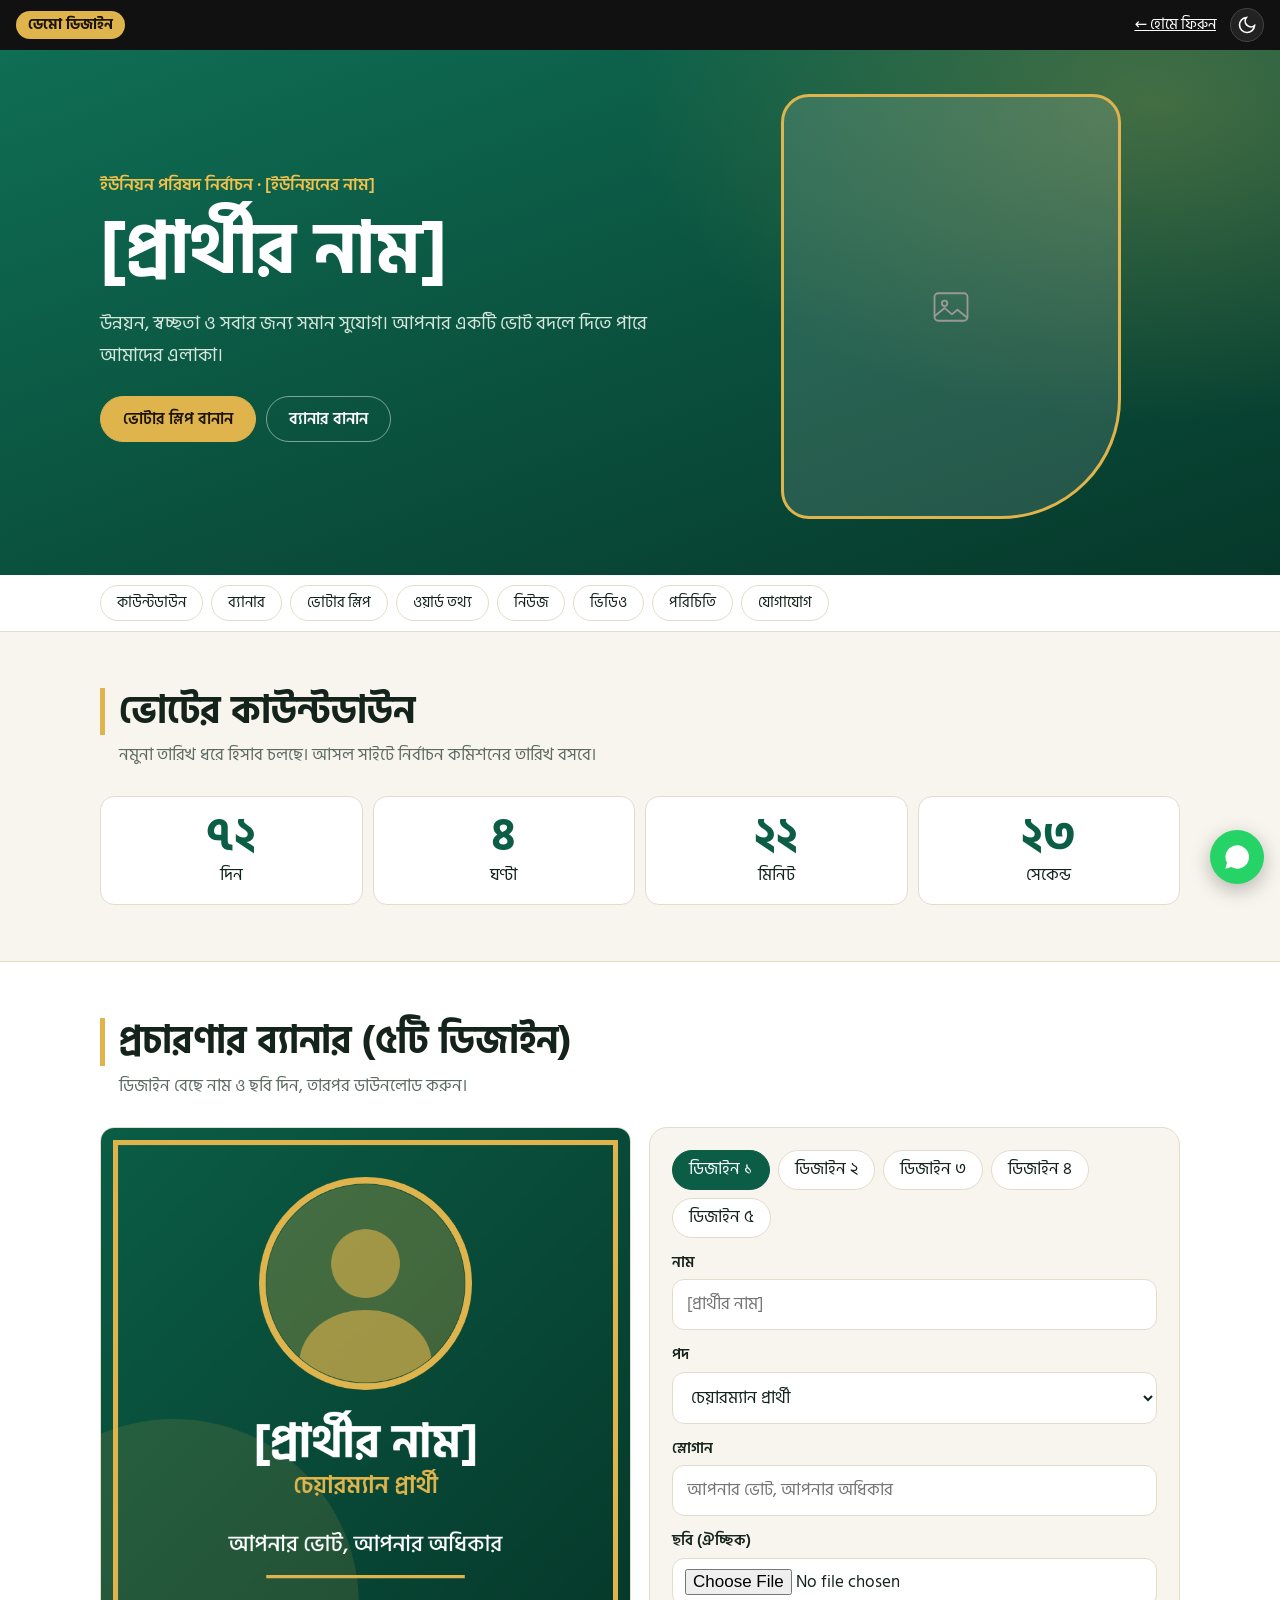
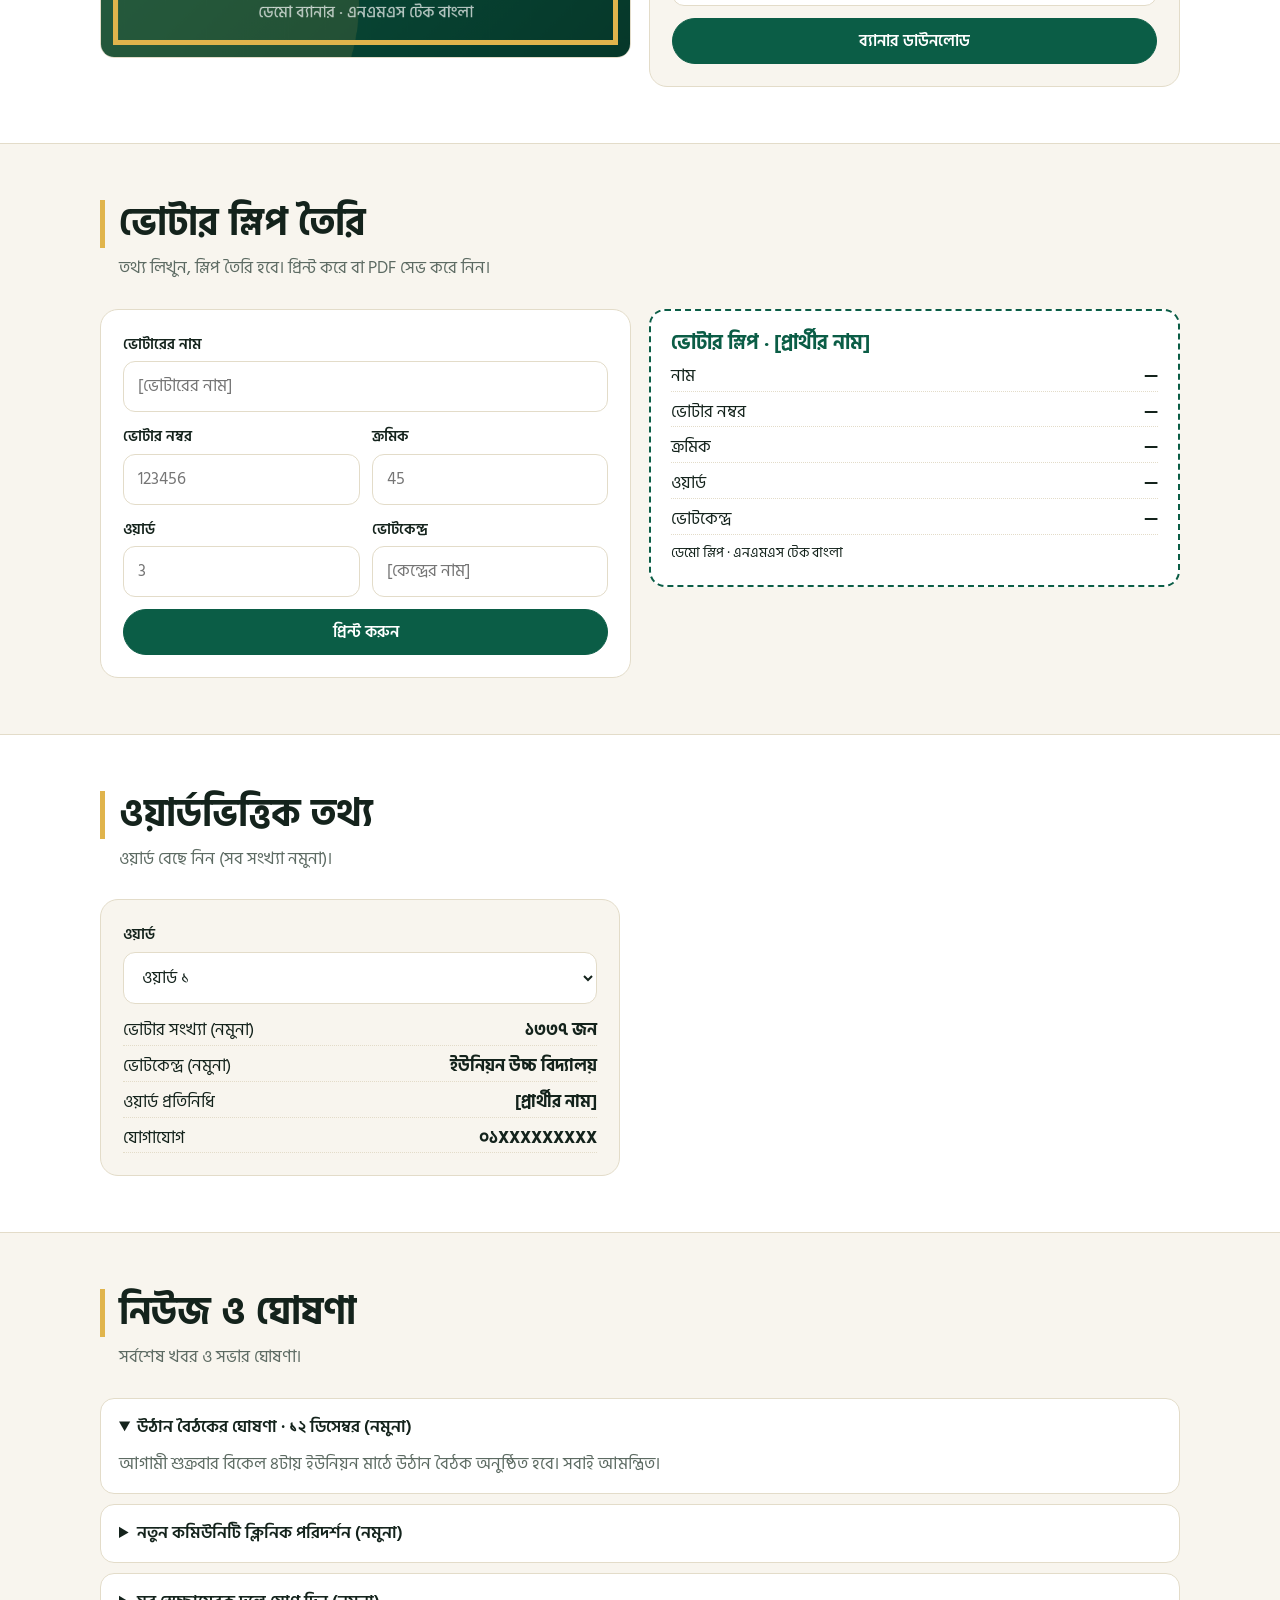
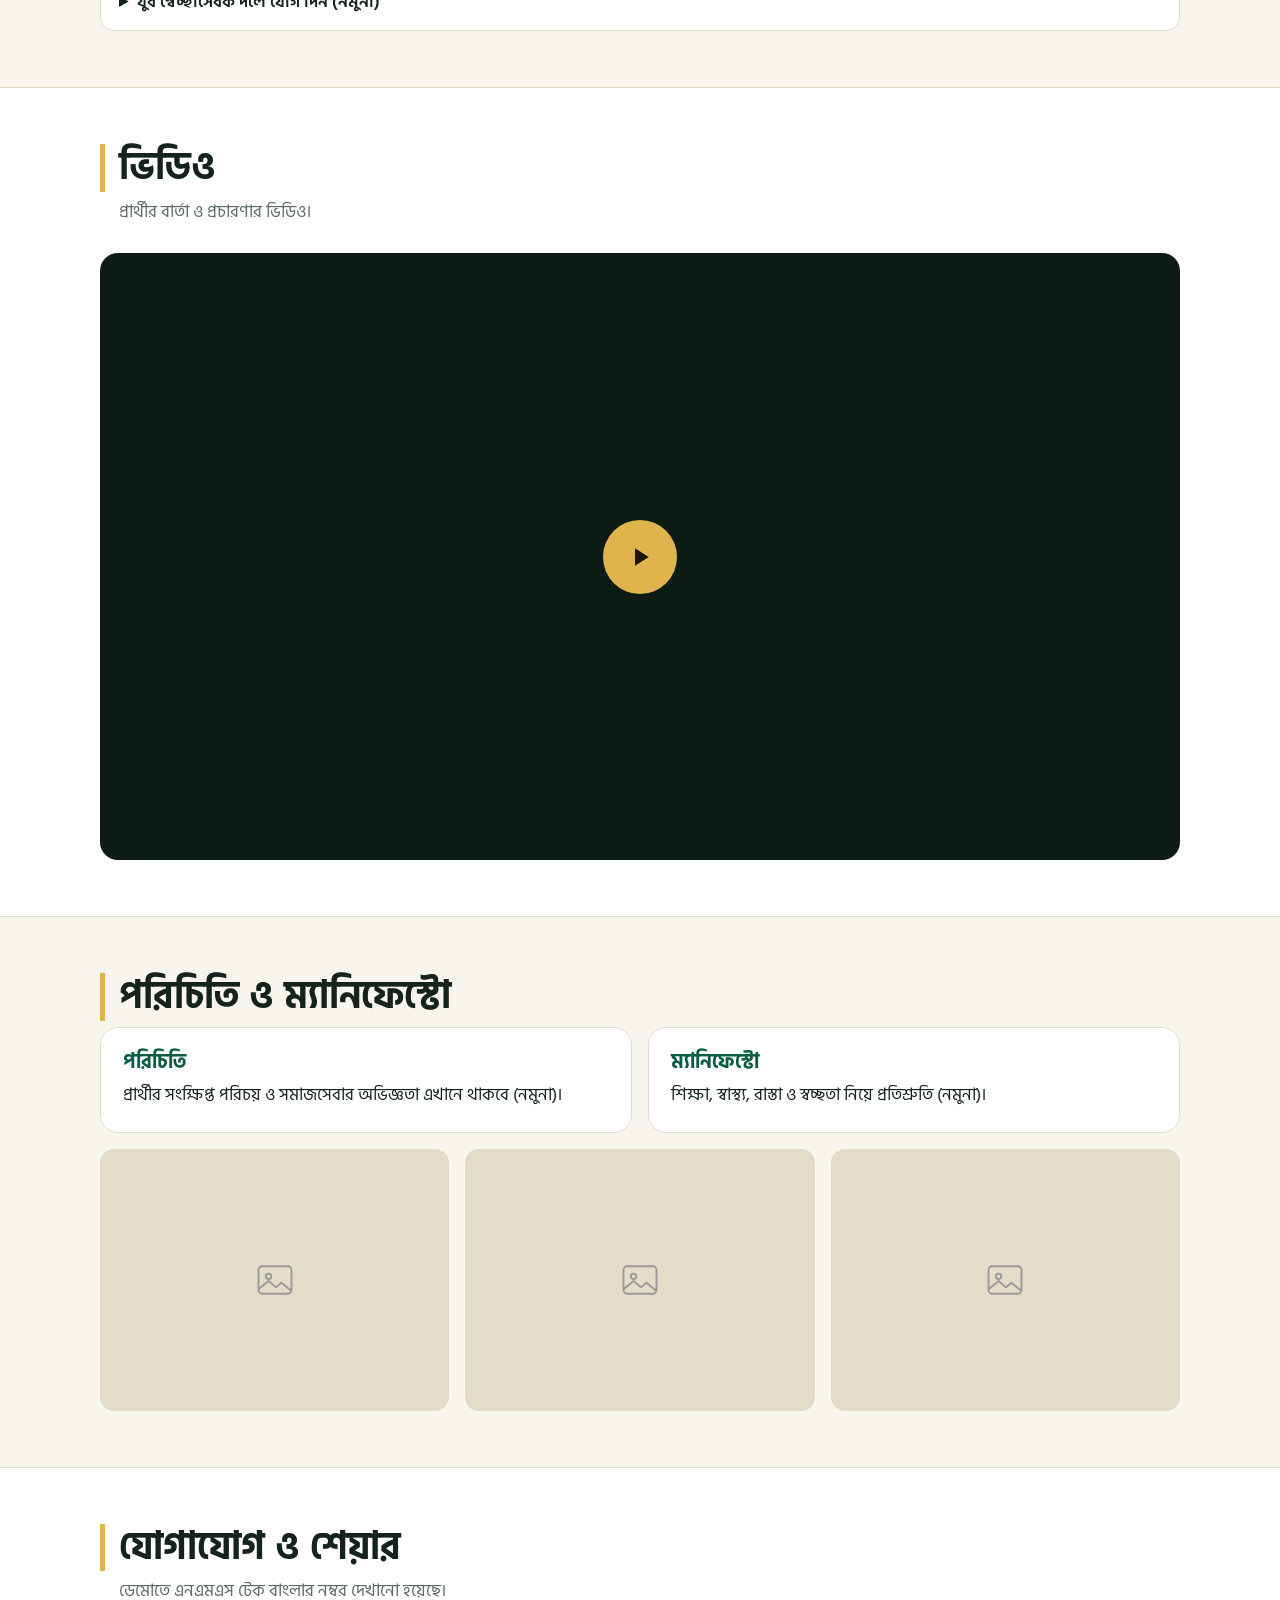
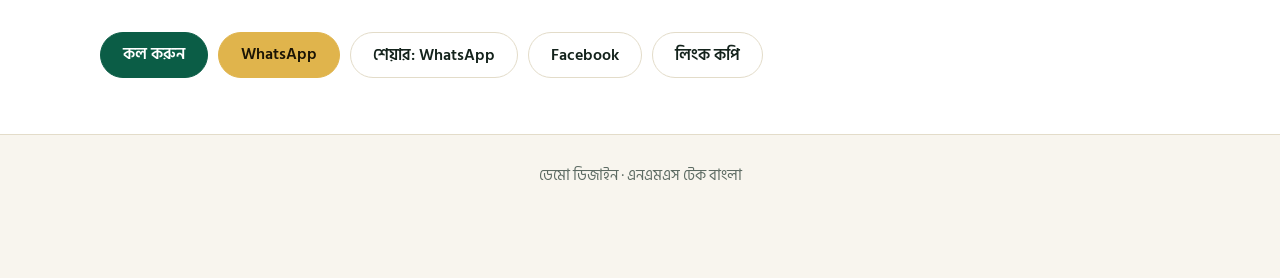
<file: standard/index.html>
<!DOCTYPE html>
<html lang="bn">
<head>
<meta charset="utf-8"><meta name="viewport" content="width=device-width,initial-scale=1"><link rel="preconnect" href="https://fonts.googleapis.com"><link rel="preconnect" href="https://fonts.gstatic.com" crossorigin><link href="https://fonts.googleapis.com/css2?family=Hind+Siliguri:wght@400;500;600;700&display=swap" rel="stylesheet"><link rel="stylesheet" href="../assets/css/base.css">
<title>[প্রার্থীর নাম] — স্ট্যান্ডার্ড ডেমো | এনএমএস টেক বাংলা</title>
<meta name="description" content="স্ট্যান্ডার্ড প্যাকেজের ডেমো: ব্যানার, ভোটার স্লিপ, ওয়ার্ডভিত্তিক তথ্য, নিউজ, কাউন্টডাউন ও ভিডিও।">
<link rel="stylesheet" href="style.css">
<script src="../assets/js/main.js"></script>
</head>
<body>
<div class="demo-bar"><b>ডেমো ডিজাইন</b><a href="../">← হোমে ফিরুন</a><button class="tg" data-theme-btn aria-label="ডার্ক/লাইট মোড"><svg viewBox="0 0 24 24"><path d="M21 12.8A9 9 0 1111.2 3a7 7 0 009.8 9.8z"/></svg></button></div>
<header class="hero"><div class="w hg">
 <div><p class="kick">ইউনিয়ন পরিষদ নির্বাচন · [ইউনিয়নের নাম]</p><h1>[প্রার্থীর নাম]</h1>
  <p class="lead">উন্নয়ন, স্বচ্ছতা ও সবার জন্য সমান সুযোগ। আপনার একটি ভোট বদলে দিতে পারে আমাদের এলাকা।</p>
  <div class="row"><a class="btn g" href="#slip">ভোটার স্লিপ বানান</a><a class="btn o" href="#banners">ব্যানার বানান</a></div></div>
 <div class="ph pt"></div>
</div></header>
<nav class="chips"><div class="w"><a href="#countdown">কাউন্টডাউন</a><a href="#banners">ব্যানার</a><a href="#slip">ভোটার স্লিপ</a><a href="#ward">ওয়ার্ড তথ্য</a><a href="#news">নিউজ</a><a href="#video">ভিডিও</a><a href="#about">পরিচিতি</a><a href="#contact">যোগাযোগ</a></div></nav>

<section id="countdown"><div class="w"><h2>ভোটের কাউন্টডাউন</h2><p class="sub">নমুনা তারিখ ধরে হিসাব চলছে। আসল সাইটে নির্বাচন কমিশনের তারিখ বসবে।</p>
 <div class="cd" data-date="2027-02-15T08:00:00"><div><b>০</b>দিন</div><div><b>০</b>ঘণ্টা</div><div><b>০</b>মিনিট</div><div><b>০</b>সেকেন্ড</div></div></div></section>

<section id="banners" class="alt"><div class="w"><h2>প্রচারণার ব্যানার (৫টি ডিজাইন)</h2><p class="sub">ডিজাইন বেছে নাম ও ছবি দিন, তারপর ডাউনলোড করুন।</p>
 <div class="cv-wrap" data-banner>
  <canvas width="800" height="800" role="img" aria-label="ব্যানার প্রিভিউ"></canvas>
  <div class="card f">
   <div class="dz" role="group" aria-label="ডিজাইন"><button data-d="0" aria-pressed="true">ডিজাইন ১</button><button data-d="1" aria-pressed="false">ডিজাইন ২</button><button data-d="2" aria-pressed="false">ডিজাইন ৩</button><button data-d="3" aria-pressed="false">ডিজাইন ৪</button><button data-d="4" aria-pressed="false">ডিজাইন ৫</button></div>
   <div><label for="bn1">নাম</label><input id="bn1" data-n placeholder="[প্রার্থীর নাম]"></div>
   <div><label for="br1">পদ</label><select id="br1" data-r><option>চেয়ারম্যান প্রার্থী</option><option>মেম্বার প্রার্থী</option></select></div>
   <div><label for="bs1">স্লোগান</label><input id="bs1" data-s placeholder="আপনার ভোট, আপনার অধিকার"></div>
   <div><label for="bp1">ছবি (ঐচ্ছিক)</label><input id="bp1" type="file" accept="image/*" data-p></div>
   <button class="btn" data-dl>ব্যানার ডাউনলোড</button>
  </div></div></div></section>

<section id="slip"><div class="w"><h2>ভোটার স্লিপ তৈরি</h2><p class="sub">তথ্য লিখুন, স্লিপ তৈরি হবে। প্রিন্ট করে বা PDF সেভ করে নিন।</p>
 <div class="cv-wrap">
  <form id="slip-form" class="card f" onsubmit="return false">
   <div><label for="s1">ভোটারের নাম</label><input id="s1" name="n" placeholder="[ভোটারের নাম]"></div>
   <div class="two"><div><label for="s2">ভোটার নম্বর</label><input id="s2" name="no" inputmode="numeric" placeholder="123456"></div><div><label for="s3">ক্রমিক</label><input id="s3" name="sr" inputmode="numeric" placeholder="45"></div></div>
   <div class="two"><div><label for="s4">ওয়ার্ড</label><input id="s4" name="w" inputmode="numeric" placeholder="3"></div><div><label for="s5">ভোটকেন্দ্র</label><input id="s5" name="c" placeholder="[কেন্দ্রের নাম]"></div></div>
   <button class="btn" id="slip-print" type="button">প্রিন্ট করুন</button>
  </form>
  <div class="slip"><h3>ভোটার স্লিপ · [প্রার্থীর নাম]</h3>
   <p><span>নাম</span><b data-k="n"></b></p><p><span>ভোটার নম্বর</span><b data-k="no"></b></p><p><span>ক্রমিক</span><b data-k="sr"></b></p><p><span>ওয়ার্ড</span><b data-k="w"></b></p><p><span>ভোটকেন্দ্র</span><b data-k="c"></b></p>
   <small>ডেমো স্লিপ · এনএমএস টেক বাংলা</small></div>
 </div></div></section>

<section id="ward" class="alt"><div class="w"><h2>ওয়ার্ডভিত্তিক তথ্য</h2><p class="sub">ওয়ার্ড বেছে নিন (সব সংখ্যা নমুনা)।</p>
 <div class="card f" style="max-width:520px"><div><label for="ward-sel">ওয়ার্ড</label><select id="ward-sel"></select></div><div class="wo" id="ward-out"></div></div></div></section>

<section id="news"><div class="w"><h2>নিউজ ও ঘোষণা</h2><p class="sub">সর্বশেষ খবর ও সভার ঘোষণা।</p>
 <details open><summary>উঠান বৈঠকের ঘোষণা · ১২ ডিসেম্বর (নমুনা)</summary><p>আগামী শুক্রবার বিকেল ৪টায় ইউনিয়ন মাঠে উঠান বৈঠক অনুষ্ঠিত হবে। সবাই আমন্ত্রিত।</p></details>
 <details><summary>নতুন কমিউনিটি ক্লিনিক পরিদর্শন (নমুনা)</summary><p>এলাকার স্বাস্থ্যসেবা নিয়ে স্থানীয় বাসিন্দাদের সাথে মতবিনিময় হয়েছে।</p></details>
 <details><summary>যুব স্বেচ্ছাসেবক দলে যোগ দিন (নমুনা)</summary><p>আপনার ওয়ার্ডের স্বেচ্ছাসেবক হতে যোগাযোগ করুন।</p></details></div></section>

<section id="video" class="alt"><div class="w"><h2>ভিডিও</h2><p class="sub">প্রার্থীর বার্তা ও প্রচারণার ভিডিও।</p>
 <button class="vid" data-vid aria-label="ভিডিও চালান"><span><svg viewBox="0 0 24 24"><path d="M8 5v14l11-7z"/></svg></span></button></div></section>

<section id="about"><div class="w"><h2>পরিচিতি ও ম্যানিফেস্টো</h2>
 <div class="grid"><div class="card"><h3>পরিচিতি</h3><p>প্রার্থীর সংক্ষিপ্ত পরিচয় ও সমাজসেবার অভিজ্ঞতা এখানে থাকবে (নমুনা)।</p></div><div class="card"><h3>ম্যানিফেস্টো</h3><p>শিক্ষা, স্বাস্থ্য, রাস্তা ও স্বচ্ছতা নিয়ে প্রতিশ্রুতি (নমুনা)।</p></div></div>
 <div class="grid" style="margin-top:16px"><div class="ph"></div><div class="ph"></div><div class="ph"></div></div></div></section>

<section id="contact" class="alt"><div class="w"><h2>যোগাযোগ ও শেয়ার</h2><p class="sub">ডেমোতে এনএমএস টেক বাংলার নম্বর দেখানো হয়েছে।</p>
 <div class="row"><a class="btn" href="tel:01872241478">কল করুন</a><a class="btn g" href="https://wa.me/8801872241478" target="_blank" rel="noopener">WhatsApp</a><button class="btn o" data-share="wa">শেয়ার: WhatsApp</button><button class="btn o" data-share="fb">Facebook</button><button class="btn o" data-share="copy">লিংক কপি</button></div></div></section>
<footer>ডেমো ডিজাইন · এনএমএস টেক বাংলা</footer>
<a class="wa" href="https://wa.me/8801872241478" target="_blank" rel="noopener" aria-label="WhatsApp"><svg viewBox="0 0 24 24"><path d="M12 2a10 10 0 00-8.6 15L2 22l5.2-1.4A10 10 0 1012 2z"/></svg></a>
</body></html>
</file>
<file: assets/css/base.css>
:root{--bg:#f6f3ea;--sf:#fff;--tx:#14231c;--mu:#5d6b63;--br:#0b5d46;--ac:#e0b44c;--ln:#e0dac8;--on:#fff;--r:18px;--hero:#0b5d46}
[data-theme=dark]{--bg:#0c1511;--sf:#14201a;--tx:#eef3ee;--mu:#9bada3;--br:#2fa37c;--ac:#e6c15f;--ln:#243229;--on:#07120d;--hero:#0a2b21}
*{box-sizing:border-box;margin:0}
html{scroll-behavior:smooth;scroll-padding-top:76px;color-scheme:light}
html[data-theme=dark]{color-scheme:dark}
body{font-family:'Hind Siliguri',system-ui,sans-serif;background:var(--bg);color:var(--tx);line-height:1.7;font-size:17px;-webkit-text-size-adjust:100%}
a{color:inherit}img,canvas{max-width:100%}
.w{width:min(1080px,100% - 32px);margin-inline:auto}
section{padding:56px 0}
h1,h2,h3{line-height:1.25;font-weight:700}
h2{font-size:clamp(26px,5vw,38px);margin-bottom:6px}
.sub{color:var(--mu);margin-bottom:26px}
.btn{display:inline-flex;align-items:center;justify-content:center;gap:8px;min-height:46px;padding:0 22px;border-radius:999px;border:1.5px solid var(--br);background:var(--br);color:var(--on);font-family:inherit;font-size:16px;font-weight:600;text-decoration:none;cursor:pointer;transition:transform .15s,filter .15s}
.btn:hover{filter:brightness(1.08);transform:translateY(-1px)}
.btn.g{background:var(--ac);border-color:var(--ac);color:#1b1405}
.btn.o{background:transparent;color:var(--tx);border-color:var(--ln)}
.btn.s{min-height:38px;padding:0 16px;font-size:15px}
.row{display:flex;flex-wrap:wrap;gap:10px}
.card{background:var(--sf);border:1px solid var(--ln);border-radius:var(--r);padding:22px}
.grid{display:grid;gap:16px;grid-template-columns:repeat(auto-fit,minmax(min(100%,250px),1fr))}
.ph{aspect-ratio:4/3;border-radius:14px;background:var(--ln) url("data:image/svg+xml,%3Csvg xmlns='http://www.w3.org/2000/svg' viewBox='0 0 48 48' fill='none' stroke='%23999' stroke-width='2'%3E%3Crect x='6' y='9' width='36' height='30' rx='4'/%3E%3Ccircle cx='17' cy='20' r='3'/%3E%3Cpath d='M6 34l11-9 8 7 6-5 11 9'/%3E%3C/svg%3E") center/44px no-repeat}
.ph.c{aspect-ratio:1;border-radius:50%}
.chk{list-style:none;padding:0;display:grid;gap:11px}
.chk li{display:flex;gap:11px;align-items:flex-start}
.chk li:before{content:"";flex:none;width:22px;height:22px;margin-top:3px;border-radius:50%;background:var(--ac) url("data:image/svg+xml,%3Csvg xmlns='http://www.w3.org/2000/svg' viewBox='0 0 24 24' fill='none' stroke='%23111' stroke-width='3.2' stroke-linecap='round' stroke-linejoin='round'%3E%3Cpath d='M6 12.5l4 4 8-9'/%3E%3C/svg%3E") center/14px no-repeat}
label{display:block;font-weight:600;font-size:15px;margin-bottom:4px}
input,select,textarea{width:100%;min-height:46px;padding:10px 14px;border:1.5px solid var(--ln);border-radius:12px;background:var(--sf);color:var(--tx);font:inherit}
input[type=file]{padding:9px 12px}
.f{display:grid;gap:12px}
.two{display:grid;gap:12px;grid-template-columns:repeat(auto-fit,minmax(min(100%,200px),1fr))}
:focus-visible{outline:3px solid var(--ac);outline-offset:2px}
.tg{width:42px;height:42px;border-radius:50%;border:1.5px solid var(--ln);background:var(--sf);color:var(--tx);cursor:pointer;display:grid;place-items:center}
.tg svg{width:20px;height:20px;fill:none;stroke:currentColor;stroke-width:2}
.demo-bar{position:sticky;top:0;z-index:60;display:flex;align-items:center;gap:10px;padding:8px 16px;background:#111;color:#fff;font-size:15px}
.demo-bar b{background:var(--ac);color:#1b1405;border-radius:999px;padding:1px 12px}
.demo-bar a{margin-left:auto;color:#fff}
.demo-bar .tg{width:34px;height:34px;background:#222;border-color:#444;color:#fff;margin-left:4px}
.toast{position:fixed;left:50%;bottom:84px;transform:translate(-50%,20px);background:#111;color:#fff;padding:10px 20px;border-radius:12px;opacity:0;pointer-events:none;transition:.25s;z-index:99;max-width:92vw;text-align:center}
.toast.on{opacity:1;transform:translate(-50%,0)}
.wa{position:fixed;right:16px;bottom:16px;z-index:55;width:54px;height:54px;border-radius:50%;background:#25d366;display:grid;place-items:center;box-shadow:0 6px 20px #0004}
.wa svg{width:28px;height:28px;fill:#fff}
.cv-wrap{display:grid;gap:18px;grid-template-columns:repeat(auto-fit,minmax(min(100%,300px),1fr));align-items:start}
.cv-wrap canvas{width:100%;height:auto;border-radius:14px;border:1px solid var(--ln)}
.dz{display:flex;flex-wrap:wrap;gap:8px}
.dz button{min-height:40px;padding:0 16px;border-radius:999px;border:1.5px solid var(--ln);background:var(--sf);color:var(--tx);font:inherit;cursor:pointer}
.dz button[aria-pressed=true]{background:var(--br);color:var(--on);border-color:var(--br)}
.slip{border:2px dashed var(--br);border-radius:16px;padding:20px;background:var(--sf);display:grid;gap:6px}
.slip h3{color:var(--br)}
.slip p{display:flex;justify-content:space-between;gap:12px;border-bottom:1px dotted var(--ln)}
.cd{display:grid;grid-template-columns:repeat(4,1fr);gap:10px;text-align:center}
.cd div{background:var(--sf);border:1px solid var(--ln);border-radius:14px;padding:14px 4px}
.cd b{display:block;font-size:clamp(28px,8vw,46px);line-height:1.1;color:var(--br)}
.vid{aspect-ratio:16/9;border-radius:var(--r);background:#0d1b15;display:grid;place-items:center;cursor:pointer;border:0;width:100%}
.vid span{width:74px;height:74px;border-radius:50%;background:var(--ac);display:grid;place-items:center}
.vid svg{width:30px;height:30px;fill:#1b1405}
details{background:var(--sf);border:1px solid var(--ln);border-radius:14px;padding:14px 18px}
details+details{margin-top:10px}
summary{cursor:pointer;font-weight:600}
details p{margin-top:8px;color:var(--mu)}
footer{padding:28px 0 90px;text-align:center;color:var(--mu);font-size:15px}
@media print{body.printing *{visibility:hidden}body.printing .slip,body.printing .slip *{visibility:visible}body.printing .slip{position:absolute;inset:0 auto auto 0;width:100%}}
@media(prefers-reduced-motion:reduce){*{transition:none!important;scroll-behavior:auto!important;animation:none!important}}
[hidden]{display:none!important}
</file>
<file: assets/css/home.css>
.top{position:sticky;top:0;z-index:60;background:color-mix(in srgb,var(--bg) 88%,transparent);backdrop-filter:blur(12px);border-bottom:1px solid var(--ln)}
.top .w{display:flex;align-items:center;gap:14px;height:64px}
.logo{font-weight:700;font-size:20px;color:var(--br);text-decoration:none;margin-right:auto}
[data-theme=dark] .logo{color:var(--ac)}
.top nav{display:none;gap:20px}.top nav a{text-decoration:none;color:var(--mu)}
@media(min-width:760px){.top nav{display:flex}}
.hero{background:radial-gradient(700px 360px at 85% 0,#e0b44c33,transparent),radial-gradient(500px 300px at 0 100%,#2fa37c33,transparent),var(--hero);color:#fff;padding:72px 0 80px}
.hero h1{font-size:clamp(36px,9vw,66px);max-width:14ch;letter-spacing:-.5px}
.hero p{max-width:34em;margin:18px 0 28px;color:#d6e6dd;font-size:19px}
.pk{display:grid;gap:18px;grid-template-columns:repeat(auto-fit,minmax(min(100%,300px),1fr));align-items:stretch}
.pc{border-radius:24px;padding:28px;display:flex;flex-direction:column;gap:16px;position:relative;border:1px solid var(--ln)}
.pc.b{background:var(--sf)}
.pc.s{background:#0b5d46;color:#fff;border-color:#0b5d46;box-shadow:0 20px 50px #0b5d4655}
.pc.p{background:#101c2e;color:#fff;border-color:#101c2e}
.pc .tag{position:absolute;top:22px;right:22px;font-size:14px;font-weight:600;padding:2px 14px;border-radius:999px;border:1px solid currentColor}
.pc.s .tag{background:var(--ac);color:#1b1405;border-color:var(--ac)}
.pc h3{font-size:34px}.pc small{opacity:.75}
.price{font-size:68px;font-weight:700;line-height:1;color:var(--br)}
.pc.s .price{color:#f1c14e}.pc.p .price{color:#e0b44c}
[data-theme=dark] .pc.b .price{color:var(--ac)}
.price span{font-size:20px;color:inherit;margin-left:8px}
.pc .chk{flex:1;padding-top:14px;border-top:1px solid #8884}
.pc .meta{font-size:15px;opacity:.8}
.pc .btn{width:100%}
.pc.s .btn,.pc.p .btn{background:var(--ac);border-color:var(--ac);color:#1b1405}
.ex{display:grid}
.ex>div{display:flex;justify-content:space-between;gap:16px;padding:16px 0;border-bottom:1px solid var(--ln)}
.ex b{color:var(--br);white-space:nowrap;text-align:right}
[data-theme=dark] .ex b{color:var(--ac)}
.ex small{display:block;color:var(--mu)}
.rule{background:var(--hero);color:#fff;border-radius:22px;padding:26px;margin-top:22px}
.rule p+p{margin-top:4px}
.wk{display:flex;flex-direction:column;gap:6px;min-height:170px;text-decoration:none}
.wk.e{border-style:dashed;color:var(--mu);justify-content:center;align-items:center;text-align:center}
.wk small{color:var(--mu)}
.wk b{color:var(--br)}[data-theme=dark] .wk b{color:var(--ac)}
.ct{display:grid;gap:10px}
.ct a.n{font-size:26px;font-weight:700;text-decoration:none}
</file>
<file: basic/style.css>
.hero{text-align:center;padding:48px 0 56px;background:linear-gradient(var(--bg),var(--sf))}
.av{width:150px;margin:0 auto 18px;border:5px solid var(--ac);box-shadow:0 0 0 8px var(--ln)}
.kick{color:var(--br);font-weight:600}[data-theme=dark] .kick{color:var(--ac)}
.hero h1{font-size:clamp(38px,10vw,64px);margin:6px 0}
.slg{color:var(--mu);font-size:20px;margin-bottom:22px}
.c{text-align:center;justify-content:center}
.n{max-width:680px;text-align:center}
.ln{width:56px;height:4px;border-radius:4px;background:var(--ac);margin:12px auto 26px}
.alt{background:var(--sf);border-block:1px solid var(--ln)}
.alt .card{background:var(--bg)}
.card h3{margin-bottom:6px;color:var(--br)}[data-theme=dark] .card h3{color:var(--ac)}
</file>
<file: premium/style.css>
:root{--bg:#f7f3e8;--sf:#fff;--tx:#101c2e;--mu:#5b6678;--br:#101c2e;--on:#fff;--ac:#c99a2e;--ln:#e5dcc3}
[data-theme=dark]{--bg:#0b1220;--sf:#111b2e;--tx:#f3efe2;--mu:#9aa8c2;--br:#e0b44c;--on:#0b1220;--ac:#e0b44c;--ln:#223250}
body{background:radial-gradient(900px 500px at 100% -10%,#e0b44c1a,transparent),var(--bg)}
.hero{padding:48px 0 64px;border-bottom:1px solid var(--ac)}
.hg{display:grid;gap:30px;align-items:center}
@media(min-width:800px){.hg{grid-template-columns:1.2fr 1fr}}
.kick{color:var(--ac);font-weight:600;letter-spacing:.3px}
.hero h1{font-size:clamp(44px,12vw,88px);font-weight:700;margin:8px 0 14px;word-break:break-word}
.lead{color:var(--mu);font-size:19px;max-width:30em;margin-bottom:26px}
.pt{aspect-ratio:3/4;max-width:340px;width:100%;justify-self:center;border-radius:200px 200px 24px 24px;border:1px solid var(--ac);box-shadow:0 0 0 10px var(--bg),0 0 0 11px var(--ac)}
.chips{position:sticky;top:50px;z-index:50;background:var(--bg);border-bottom:1px solid var(--ln)}
.chips .w{display:flex;gap:6px;overflow-x:auto;padding:10px 0;scrollbar-width:none}
.chips a{flex:none;text-decoration:none;padding:4px 14px;font-size:15px;color:var(--mu);border-bottom:2px solid transparent}
.chips a:hover{color:var(--ac);border-color:var(--ac)}
section{border-bottom:1px solid var(--ln)}
h2{font-size:clamp(28px,6vw,44px);font-weight:600}
.alt{background:var(--sf)}
.alt .card,.alt details{background:var(--bg)}
.card{border-radius:10px}.btn{border-radius:8px}
.card h3{color:var(--ac);margin-bottom:6px}
.it{display:grid;gap:6px}.it b{color:var(--ac)}.it span{color:var(--mu);font-size:15px}
.vi{display:flex;justify-content:space-between;align-items:center;gap:10px;padding:10px 0;border-bottom:1px dotted var(--ln)}
.vi small{display:block;color:var(--mu)}
.wo{display:grid;gap:6px}.wo p{display:flex;justify-content:space-between;gap:12px;border-bottom:1px dotted var(--ln)}
.cbtn{position:fixed;left:16px;bottom:16px;z-index:56;height:54px;padding:0 22px;border-radius:999px;border:0;background:var(--ac);color:#1b1405;font:600 16px 'Hind Siliguri',sans-serif;cursor:pointer;box-shadow:0 6px 20px #0005}
.cbox{position:fixed;left:12px;right:12px;bottom:80px;max-width:380px;z-index:70;background:var(--sf);border:1px solid var(--ac);border-radius:16px;display:flex;flex-direction:column;max-height:70vh;overflow:hidden}
.cbox[hidden]{display:none}
.ch{display:flex;justify-content:space-between;align-items:center;padding:10px 14px;background:var(--ac);color:#1b1405}
.ch button{background:none;border:0;font-size:18px;cursor:pointer;color:inherit}
.cl{padding:12px;overflow:auto;display:grid;gap:8px;min-height:140px}
.cl p{padding:8px 12px;border-radius:12px;max-width:88%;background:var(--ln)}
.cl p.u{justify-self:end;background:var(--ac);color:#1b1405}
.cq{display:flex;flex-wrap:wrap;gap:6px;padding:0 12px 8px}
.cq button{border:1px solid var(--ln);background:var(--bg);color:var(--tx);border-radius:999px;padding:2px 12px;font:inherit;font-size:14px;cursor:pointer}
.cf{display:flex;gap:8px;padding:10px;border-top:1px solid var(--ln)}
</file>
<file: standard/style.css>
:root{--bg:#f8f5ee;--ln:#e3dcc9;--hero:#0b5d46}
[data-theme=dark]{--bg:#0a1511}
.hero{background:radial-gradient(520px 320px at 90% 10%,#e0b44c44,transparent),linear-gradient(160deg,#0f6e54,#06382a);color:#fff;padding:44px 0 56px}
.hg{display:grid;gap:28px;align-items:center}
@media(min-width:800px){.hg{grid-template-columns:1.3fr 1fr}}
.kick{color:#f1c14e;font-weight:600}
.hero h1{font-size:clamp(40px,10vw,72px);margin:6px 0 12px}
.lead{color:#d6e6dd;font-size:19px;max-width:30em;margin-bottom:24px}
.hero .btn.o{color:#fff;border-color:#ffffff77}
.pt{aspect-ratio:4/5;border:3px solid #e0b44c;border-radius:28px 28px 120px 28px;background-color:#ffffff1f;max-width:340px;width:100%;justify-self:center}
.chips{position:sticky;top:50px;z-index:50;background:var(--sf);border-bottom:1px solid var(--ln)}
.chips .w{display:flex;gap:8px;overflow-x:auto;padding:10px 0;scrollbar-width:none}
.chips a{flex:none;text-decoration:none;padding:4px 16px;border-radius:999px;border:1px solid var(--ln);font-size:15px}
.chips a:hover{background:var(--br);color:var(--on)}
h2{padding-left:14px;border-left:5px solid var(--ac)}
.sub{padding-left:19px}
.alt{background:var(--sf);border-block:1px solid var(--ln)}
.alt .card,.alt details{background:var(--bg)}
.card h3{color:var(--br);margin-bottom:6px}[data-theme=dark] .card h3{color:var(--ac)}
.wo{display:grid;gap:6px}
.wo p{display:flex;justify-content:space-between;gap:12px;border-bottom:1px dotted var(--ln)}
</file>
